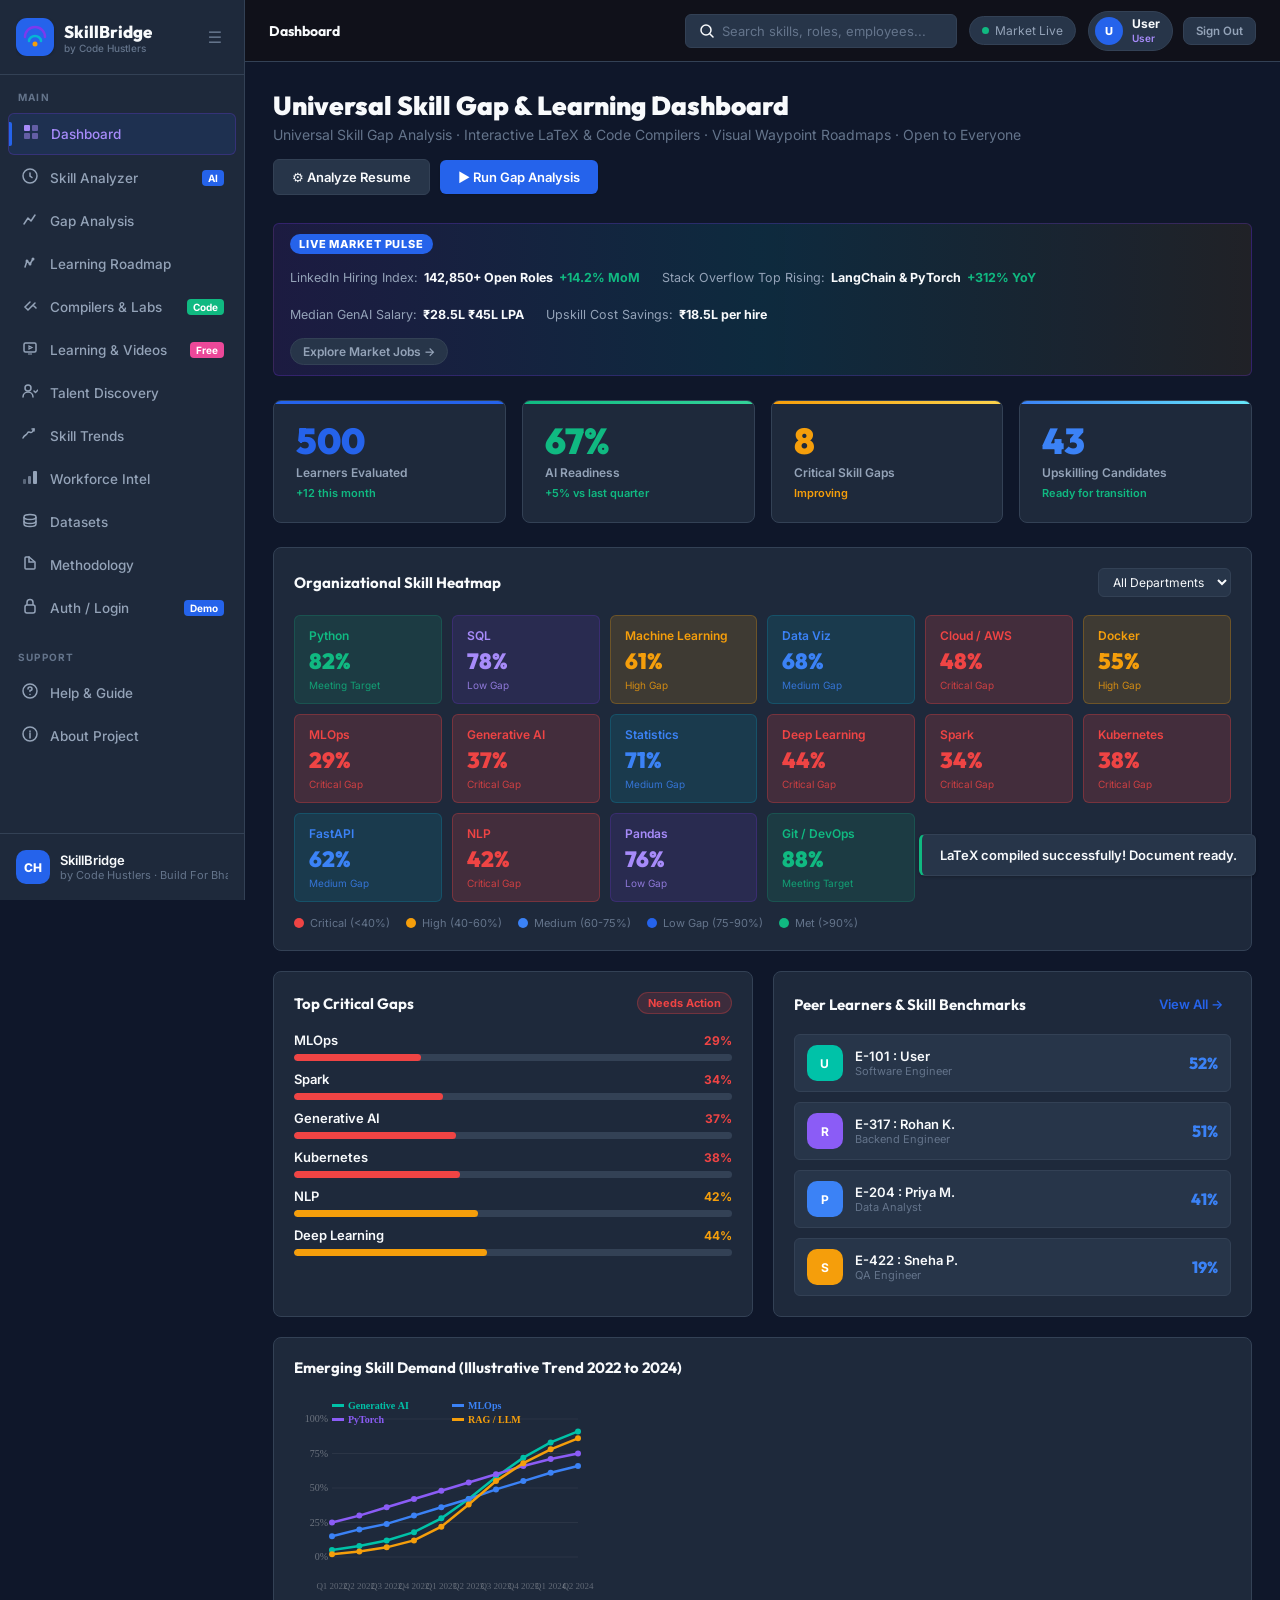
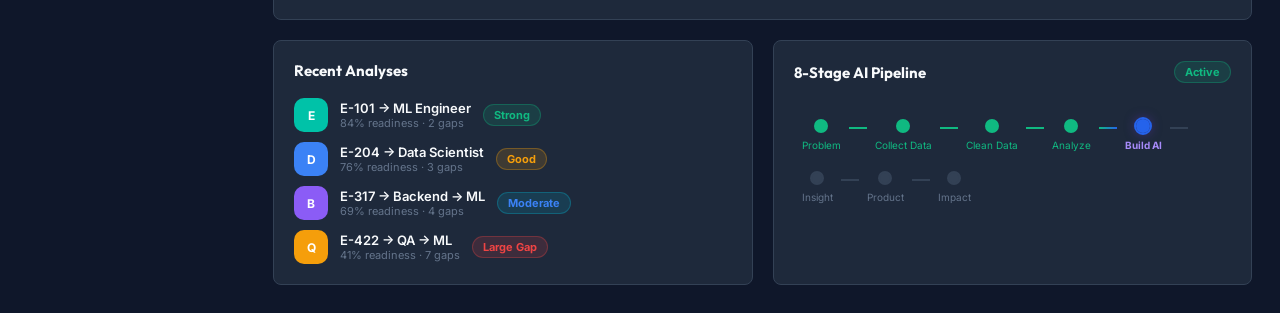
<file: index.html>
<!DOCTYPE html>
<html lang="en">
<head>
  <meta charset="UTF-8" />
  <meta name="viewport" content="width=device-width, initial-scale=1.0" />
  <title>SkillBridge by Code Hustlers</title>
  <meta name="description" content="SkillBridge by Code Hustlers: AI-powered workforce intelligence platform. Skill gap analysis, talent discovery, learning roadmaps." />
  <link rel="preconnect" href="https://fonts.googleapis.com" />
  <link rel="preconnect" href="https://fonts.gstatic.com" crossorigin />
  <link href="https://fonts.googleapis.com/css2?family=Inter:wght@300;400;500;600;700;800;900&family=Outfit:wght@400;500;600;700;800;900&display=swap" rel="stylesheet" />
  <link rel="stylesheet" href="styles.css" />
</head>
<body>

<!-- ===== SIDEBAR ===== -->
<aside class="sidebar" id="sidebar">
  <div class="sidebar-header">
    <div class="logo">
      <div class="logo-icon">
        <svg width="28" height="28" viewBox="0 0 28 28" fill="none">
          <path d="M4 14 C4 8.5 8.5 4 14 4 C19.5 4 24 8.5 24 14" stroke="#7C3AED" stroke-width="2.5" stroke-linecap="round"/>
          <path d="M8 18 C8 15.2 10.7 13 14 13 C17.3 13 20 15.2 20 18" stroke="#06B6D4" stroke-width="2.5" stroke-linecap="round"/>
          <circle cx="14" cy="21" r="2.5" fill="#F59E0B"/>
        </svg>
      </div>
      <div class="logo-text">
        <span class="logo-name">SkillBridge</span>
        <span class="logo-by">by Code Hustlers</span>
      </div>
    </div>
    <button class="sidebar-toggle" id="sidebarToggle" title="Toggle sidebar">&#9776;</button>
  </div>
  <div class="sidebar-label">MAIN</div>
  <nav class="sidebar-nav">
    <a href="#" class="nav-item active" data-tab="dashboard">
      <span class="nav-icon"><svg width="16" height="16" viewBox="0 0 16 16" fill="currentColor"><rect x="1" y="1" width="6" height="6" rx="1"/><rect x="9" y="1" width="6" height="6" rx="1" opacity=".5"/><rect x="1" y="9" width="6" height="6" rx="1" opacity=".5"/><rect x="9" y="9" width="6" height="6" rx="1" opacity=".5"/></svg></span>
      <span>Dashboard</span>
    </a>
    <a href="#" class="nav-item" data-tab="skill-analyzer">
      <span class="nav-icon"><svg width="16" height="16" viewBox="0 0 16 16" fill="none"><circle cx="8" cy="8" r="7" stroke="currentColor" stroke-width="1.5"/><path d="M8 5v3l2 1.5" stroke="currentColor" stroke-width="1.5" stroke-linecap="round"/></svg></span>
      <span>Skill Analyzer</span><span class="nav-badge">AI</span>
    </a>
    <a href="#" class="nav-item" data-tab="gap-analysis">
      <span class="nav-icon"><svg width="16" height="16" viewBox="0 0 16 16" fill="none"><path d="M2 13L6 7l3 3 4-6" stroke="currentColor" stroke-width="1.5" stroke-linecap="round" stroke-linejoin="round"/></svg></span>
      <span>Gap Analysis</span>
    </a>
    <a href="#" class="nav-item" data-tab="roadmap">
      <span class="nav-icon"><svg width="16" height="16" viewBox="0 0 16 16" fill="none"><path d="M3 13L5 7l3 3 3-5" stroke="currentColor" stroke-width="1.5" stroke-linecap="round"/><circle cx="5" cy="7" r="1.5" fill="currentColor"/><circle cx="8" cy="10" r="1.5" fill="currentColor"/><circle cx="11" cy="5" r="1.5" fill="currentColor"/></svg></span>
      <span>Learning Roadmap</span>
    </a>
    <a href="#" class="nav-item" data-tab="compilers">
      <span class="nav-icon"><svg width="16" height="16" viewBox="0 0 16 16" fill="none"><path d="M14 11l-3-3m0 0l-5 5-3-3 5-5m3 3l2-2" stroke="currentColor" stroke-width="1.5" stroke-linecap="round"/></svg></span>
      <span>Compilers &amp; Labs</span><span class="nav-badge" style="background:#10B981;color:#fff">Code</span>
    </a>
    <a href="#" class="nav-item" data-tab="video-hub">
      <span class="nav-icon"><svg width="16" height="16" viewBox="0 0 16 16" fill="none"><rect x="2" y="3" width="12" height="9" rx="1.5" stroke="currentColor" stroke-width="1.5"/><path d="M6 14h4M7 6l3 1.5L7 9V6z" stroke="currentColor" stroke-width="1.2"/></svg></span>
      <span>Learning &amp; Videos</span><span class="nav-badge" style="background:#EC4899;color:#fff">Free</span>
    </a>
    <a href="#" class="nav-item" data-tab="talent-discovery">
      <span class="nav-icon"><svg width="16" height="16" viewBox="0 0 16 16" fill="none"><circle cx="6" cy="5" r="3" stroke="currentColor" stroke-width="1.5"/><path d="M1 14c0-2.8 2.2-5 5-5s5 2.2 5 5" stroke="currentColor" stroke-width="1.5" stroke-linecap="round"/><path d="M12 8l1.5 1.5L16 7" stroke="currentColor" stroke-width="1.5" stroke-linecap="round" stroke-linejoin="round"/></svg></span>
      <span>Talent Discovery</span>
    </a>
    <a href="#" class="nav-item" data-tab="skill-trends">
      <span class="nav-icon"><svg width="16" height="16" viewBox="0 0 16 16" fill="none"><path d="M1 12c1.5-3.5 3-2 4.5-5s3.5 1.5 5-1.5L12 3" stroke="currentColor" stroke-width="1.5" stroke-linecap="round" stroke-linejoin="round"/><path d="M10 3h2v2" stroke="currentColor" stroke-width="1.5" stroke-linecap="round" stroke-linejoin="round"/></svg></span>
      <span>Skill Trends</span>
    </a>
    <a href="#" class="nav-item" data-tab="workforce-intel">
      <span class="nav-icon"><svg width="16" height="16" viewBox="0 0 16 16" fill="currentColor"><rect x="1" y="10" width="3" height="5" rx="1" opacity=".5"/><rect x="6" y="7" width="3" height="8" rx="1" opacity=".7"/><rect x="11" y="2" width="4" height="13" rx="1"/></svg></span>
      <span>Workforce Intel</span>
    </a>
    <a href="#" class="nav-item" data-tab="datasets">
      <span class="nav-icon"><svg width="16" height="16" viewBox="0 0 16 16" fill="none"><ellipse cx="8" cy="5" rx="6" ry="2.5" stroke="currentColor" stroke-width="1.5"/><path d="M2 5v4c0 1.4 2.7 2.5 6 2.5s6-1.1 6-2.5V5" stroke="currentColor" stroke-width="1.5"/><path d="M2 9v3c0 1.4 2.7 2.5 6 2.5s6-1.1 6-2.5V9" stroke="currentColor" stroke-width="1.5"/></svg></span>
      <span>Datasets</span>
    </a>
    <a href="#" class="nav-item" data-tab="methodology">
      <span class="nav-icon"><svg width="16" height="16" viewBox="0 0 16 16" fill="none"><path d="M7 2H4a1 1 0 00-1 1v10a1 1 0 001 1h8a1 1 0 001-1V7L7 2z" stroke="currentColor" stroke-width="1.5"/><path d="M7 2v5h5" stroke="currentColor" stroke-width="1.5" stroke-linecap="round"/></svg></span>
      <span>Methodology</span>
    </a>
    <a href="login.html" class="nav-item">
      <span class="nav-icon"><svg width="16" height="16" viewBox="0 0 16 16" fill="none"><rect x="3" y="7" width="10" height="8" rx="2" stroke="currentColor" stroke-width="1.5"/><path d="M5 7V4.5a3 3 0 016 0V7" stroke="currentColor" stroke-width="1.5"/></svg></span>
      <span>Auth / Login</span><span class="nav-badge" style="background:var(--grad);color:#fff">Demo</span>
    </a>
  </nav>
  <div class="sidebar-label">SUPPORT</div>
  <nav class="sidebar-nav">
    <a href="#" class="nav-item" data-tab="help">
      <span class="nav-icon"><svg width="16" height="16" viewBox="0 0 16 16" fill="none"><circle cx="8" cy="8" r="7" stroke="currentColor" stroke-width="1.5"/><path d="M6 6c0-1.1.9-2 2-2s2 .9 2 2c0 1.1-.9 1.5-2 1.5v1" stroke="currentColor" stroke-width="1.5" stroke-linecap="round"/><circle cx="8" cy="11.5" r=".75" fill="currentColor"/></svg></span>
      <span>Help &amp; Guide</span>
    </a>
    <a href="#" class="nav-item" data-tab="about">
      <span class="nav-icon"><svg width="16" height="16" viewBox="0 0 16 16" fill="none"><circle cx="8" cy="8" r="7" stroke="currentColor" stroke-width="1.5"/><path d="M8 7v5M8 5v.5" stroke="currentColor" stroke-width="1.5" stroke-linecap="round"/></svg></span>
      <span>About Project</span>
    </a>
  </nav>
  <div class="sidebar-footer">
    <div class="team-badge">
      <div class="team-avatar">CH</div>
      <div class="team-info">
        <span class="team-name">SkillBridge</span>
        <span class="team-event">by Code Hustlers · Build For Bharat 2.0</span>
      </div>
    </div>
  </div>
</aside>

<!-- ===== MAIN ===== -->
<main class="main-content" id="mainContent">
  <header class="topbar">
    <div class="topbar-left">
      <button class="mobile-menu-btn" id="mobileMenuBtn" aria-label="Menu">&#9776;</button>
      <div class="breadcrumb" id="breadcrumb">Dashboard</div>
    </div>
    <div class="topbar-right">
      <div class="search-bar">
        <svg width="14" height="14" viewBox="0 0 14 14" fill="none"><circle cx="6" cy="6" r="5" stroke="currentColor" stroke-width="1.5"/><path d="M10 10l3 3" stroke="currentColor" stroke-width="1.5" stroke-linecap="round"/></svg>
        <input type="text" placeholder="Search skills, roles, employees..." id="globalSearch" />
      </div>
      <div class="topbar-chip" title="Live tech market intelligence from LinkedIn & Stack Overflow" onclick="showTab('skill-trends')">
        <span class="chip-dot"></span>
        <span>Market Live</span>
      </div>
      <div class="topbar-auth" id="topbarAuth">
        <!-- Rendered by initAuth() -->
      </div>
    </div>
  </header>

  <div class="content-area">

<!-- ===== DASHBOARD TAB ===== -->
<section class="tab-content active" id="tab-dashboard">
  <div class="page-header">
    <div><h1 class="page-title">Universal Skill Gap &amp; Learning Dashboard</h1><p class="page-subtitle">Universal Skill Gap Analysis &middot; Interactive LaTeX &amp; Code Compilers &middot; Visual Waypoint Roadmaps &middot; Open to Everyone</p></div>
    <div class="header-actions">
      <button class="btn btn-secondary" onclick="showTab('skill-analyzer')">&#9881; Analyze Resume</button>
      <button class="btn btn-primary" onclick="showTab('gap-analysis')">&#9654; Run Gap Analysis</button>
    </div>
  </div>
    <!-- Live Market Pulse Ticker (LinkedIn & Stack Overflow) -->
  <div class="market-pulse-ticker">
    <div class="ticker-badge">LIVE MARKET PULSE</div>
    <div class="ticker-items">
      <div class="ticker-item"><span>LinkedIn Hiring Index:</span> <strong>142,850+ Open Roles</strong> <span class="ticker-trend-up">+14.2% MoM</span></div>
      <div class="ticker-item"><span>Stack Overflow Top Rising:</span> <strong>LangChain &amp; PyTorch</strong> <span class="ticker-trend-up">+312% YoY</span></div>
      <div class="ticker-item"><span>Median GenAI Salary:</span> <strong>₹28.5L   ₹45L LPA</strong></div>
      <div class="ticker-item"><span>Upskill Cost Savings:</span> <strong>₹18.5L per hire</strong></div>
    </div>
    <button class="btn btn-secondary btn-chip" onclick="showTab('skill-trends')">Explore Market Jobs →</button>
  </div>

  <div class="kpi-grid">
    <div class="kpi-card kpi-primary"><div class="kpi-value" id="kpi-employees">0</div><div class="kpi-label">Learners Evaluated</div><div class="kpi-trend kpi-up">+12 this month</div></div>
    <div class="kpi-card kpi-success"><div class="kpi-value" id="kpi-readiness">0%</div><div class="kpi-label">AI Readiness</div><div class="kpi-trend kpi-up">+5% vs last quarter</div></div>
    <div class="kpi-card kpi-warning"><div class="kpi-value" id="kpi-gaps">0</div><div class="kpi-label">Critical Skill Gaps</div><div class="kpi-trend kpi-down">Improving</div></div>
    <div class="kpi-card kpi-info"><div class="kpi-value" id="kpi-transitions">0</div><div class="kpi-label">Upskilling Candidates</div><div class="kpi-trend kpi-up">Ready for transition</div></div>
  </div>
  <div class="dashboard-grid">
    <div class="card card-wide">
      <div class="card-header"><h2 class="card-title">Organizational Skill Heatmap</h2><select class="select-sm" onchange="renderHeatmap()"><option value="all">All Departments</option><option value="tech">Technology</option><option value="data">Data Science</option></select></div>
      <div class="skill-heatmap" id="skillHeatmap"></div>
      <div class="heatmap-legend">
        <span class="legend-item"><span class="legend-dot dot-critical"></span>Critical (&lt;40%)</span>
        <span class="legend-item"><span class="legend-dot dot-high"></span>High (40-60%)</span>
        <span class="legend-item"><span class="legend-dot dot-medium"></span>Medium (60-75%)</span>
        <span class="legend-item"><span class="legend-dot dot-low"></span>Low Gap (75-90%)</span>
        <span class="legend-item"><span class="legend-dot dot-ok"></span>Met (&gt;90%)</span>
      </div>
    </div>
    <div class="card">
      <div class="card-header"><h2 class="card-title">Top Critical Gaps</h2><span class="badge badge-danger">Needs Action</span></div>
      <div class="gap-list" id="topGapsList"></div>
    </div>
    <div class="card">
      <div class="card-header"><h2 class="card-title">Peer Learners &amp; Skill Benchmarks</h2><button class="btn-link" onclick="showTab('talent-discovery')">View All &rarr;</button></div>
      <div class="mobility-list" id="mobilityList"></div>
    </div>
    <div class="card card-wide">
      <div class="card-header"><h2 class="card-title">Emerging Skill Demand (Illustrative Trend 2022 to 2024)</h2></div>
      <canvas id="trendChart" height="200"></canvas>
    </div>
    <div class="card">
      <div class="card-header"><h2 class="card-title">Recent Analyses</h2></div>
      <div class="recent-list">
        <div class="recent-item"><div class="recent-avatar" style="background:#00C2A8">E</div><div class="recent-info"><span class="recent-name">E-101 &rarr; ML Engineer</span><span class="recent-meta">84% readiness &middot; 2 gaps</span></div><span class="badge badge-success">Strong</span></div>
        <div class="recent-item"><div class="recent-avatar" style="background:#3B82F6">D</div><div class="recent-info"><span class="recent-name">E-204 &rarr; Data Scientist</span><span class="recent-meta">76% readiness &middot; 3 gaps</span></div><span class="badge badge-warning">Good</span></div>
        <div class="recent-item"><div class="recent-avatar" style="background:#8B5CF6">B</div><div class="recent-info"><span class="recent-name">E-317 &rarr; Backend &rarr; ML</span><span class="recent-meta">69% readiness &middot; 4 gaps</span></div><span class="badge badge-info">Moderate</span></div>
        <div class="recent-item"><div class="recent-avatar" style="background:#F59E0B">Q</div><div class="recent-info"><span class="recent-name">E-422 &rarr; QA &rarr; ML</span><span class="recent-meta">41% readiness &middot; 7 gaps</span></div><span class="badge badge-danger">Large Gap</span></div>
      </div>
    </div>
    <div class="card pipeline-card">
      <div class="card-header"><h2 class="card-title">8-Stage AI Pipeline</h2><span class="badge badge-success">Active</span></div>
      <div class="pipeline-stages">
        <div class="pipeline-stage completed"><div class="stage-dot"></div><span>Problem</span></div>
        <div class="pipeline-connector completed"></div>
        <div class="pipeline-stage completed"><div class="stage-dot"></div><span>Collect Data</span></div>
        <div class="pipeline-connector completed"></div>
        <div class="pipeline-stage completed"><div class="stage-dot"></div><span>Clean Data</span></div>
        <div class="pipeline-connector completed"></div>
        <div class="pipeline-stage completed"><div class="stage-dot"></div><span>Analyze</span></div>
        <div class="pipeline-connector active-conn"></div>
        <div class="pipeline-stage active-stage"><div class="stage-dot pulse"></div><span>Build AI</span></div>
        <div class="pipeline-connector"></div>
        <div class="pipeline-stage"><div class="stage-dot"></div><span>Insight</span></div>
        <div class="pipeline-connector"></div>
        <div class="pipeline-stage"><div class="stage-dot"></div><span>Product</span></div>
        <div class="pipeline-connector"></div>
        <div class="pipeline-stage"><div class="stage-dot"></div><span>Impact</span></div>
      </div>
    </div>
  </div>
</section>

<!-- ===== SKILL ANALYZER TAB ===== -->
<section class="tab-content" id="tab-skill-analyzer">
  <div class="page-header">
    <div><h1 class="page-title">AI Skill Analyzer</h1><p class="page-subtitle">Extract and normalize skills from resumes or job descriptions using NLP + LLM</p></div>
  </div>
    <!-- Interactive Demo Candidate Resumes -->
  <div class="demo-resumes-container">
    <div class="demo-resumes-header">
      <div>
        <div class="demo-resumes-title"><span>Test Prototype with Candidate Resumes</span></div>
        <div class="demo-resumes-sub">Click any candidate below to instantly load their resume, set target transition, and run AI analysis</div>
      </div>
      <button class="btn btn-secondary btn-sm" onclick="openResumeModal()">View Formatted Resumes</button>
    </div>
    <div class="demo-resumes-grid" id="demoResumesGrid">
      <!-- Populated by renderDemoResumes() in app.js -->
    </div>
  </div>

  <div class="analyzer-grid">
    <div class="card">
      <div class="card-header"><h2 class="card-title">Input Text</h2><div class="input-tabs"><button class="input-tab-btn active" onclick="setInputMode('resume',this)">Resume</button><button class="input-tab-btn" onclick="setInputMode('jd',this)">Job Description</button></div></div>
      <div class="quick-load-btns"><span class="ql-label">Quick load:</span><button class="btn-chip" onclick="loadSampleResume()">Sample Resume</button><button class="btn-chip" onclick="loadSampleJD()">Sample JD</button></div>
      <textarea class="text-input" id="analyzerInput" rows="13" placeholder="Paste your resume or job description here...&#10;&#10;Example: Experienced software engineer with 4 years building ML models using Python, Scikit-learn, PyTorch. Deployed APIs with FastAPI and Docker on AWS. Strong SQL, Pandas, and data analysis skills."></textarea>
      <div class="analyzer-controls">
        <div class="form-group"><label>Compare against target role</label>
          <select id="targetRole" class="select-field">
            <option value="ml-engineer">Machine Learning Engineer</option>
            <option value="data-scientist">Data Scientist</option>
            <option value="mlops-engineer">MLOps Engineer</option>
            <option value="data-engineer">Data Engineer</option>
            <option value="ai-researcher">AI Researcher</option>
          </select>
        </div>
        <button class="btn btn-primary btn-full" id="analyzeBtn" onclick="runAnalysis()">&#9881; Analyze with AI</button>
      </div>
    </div>
    <div class="card">
      <div class="card-header"><h2 class="card-title">Extracted Skills</h2><span class="badge badge-info" id="skillCountBadge">: </span></div>
      <div class="skills-output" id="skillsOutput"><div class="empty-state"><p style="font-size:40px">&#9881;</p><p>Run analysis to extract skills</p></div></div>
    </div>
    <div class="card card-wide">
      <div class="card-header"><h2 class="card-title">Skill Profile &amp; Role Match</h2><div id="overallMatchBadge"></div></div>
      <div class="profile-output" id="profileOutput"><div class="empty-state"><p style="font-size:40px">&#9783;</p><p>Your complete skill profile will appear here after analysis</p></div></div>
    </div>
  </div>
</section>

<!-- ===== GAP ANALYSIS TAB ===== -->
<section class="tab-content" id="tab-gap-analysis">
  <div class="page-header">
    <div><h1 class="page-title">Skill Gap Analysis</h1><p class="page-subtitle">Weighted scoring: &Sigma; [Skill Importance &times; (Required  minus  Current Level)] &middot; Normalized to 0 to 100</p></div>
    <div class="header-actions"><button class="btn btn-secondary" onclick="loadGapDemo()">Load Demo Profile</button></div>
  </div>
  <div class="gap-analysis-layout">
    <div class="card">
      <div class="card-header"><h2 class="card-title">Learner Profile</h2></div>
      <div class="form-group"><label>Learner ID / Username</label><input type="text" class="input-field" id="employeeId" placeholder="e.g. E-101" /></div>
      <div class="form-group"><label>Current Role</label>
        <select class="select-field" id="currentRole"><option>Software Engineer</option><option>Data Analyst</option><option>Backend Engineer</option><option>QA Engineer</option><option>DevOps Engineer</option></select>
      </div>
      <div class="form-group"><label>Target Role</label>
        <select class="select-field" id="gapTargetRole" onchange="renderSkillRatings()">
          <option value="ml-engineer">Machine Learning Engineer</option>
          <option value="data-scientist">Data Scientist</option>
          <option value="mlops-engineer">MLOps Engineer</option>
          <option value="data-engineer">Data Engineer</option>
          <option value="ai-researcher">AI Researcher</option>
        </select>
      </div>
      <div style="font-size:12px;font-weight:600;color:var(--text2);margin-bottom:10px;margin-top:4px">Rate your current skill level (0 = None, 4 = Expert)</div>
      <div class="skills-rating-grid" id="skillsRatingGrid"></div>
      <button class="btn btn-primary btn-full" style="margin-top:16px" onclick="calculateGapScore()">&#9654; Calculate Gap Score</button>
    </div>
    <div>
      <div class="card" style="margin-bottom:20px">
        <div class="card-header"><h2 class="card-title">Gap Score Results</h2><div class="readiness-badge" id="readinessBadge">: </div></div>
        <div class="gap-results" id="gapResults"><div class="empty-state"><p style="font-size:40px">&#9654;</p><p>Fill in profile and calculate gap score</p></div></div>
      </div>
      <div class="card" id="gapChartCard" style="display:none">
        <div class="card-header"><h2 class="card-title">Skill Proficiency Chart</h2><p style="font-size:11px;color:var(--text3)">Blue bar = current &middot; Red line = required</p></div>
        <div class="gap-bars" id="gapBars"></div>
      </div>
    </div>
  </div>
</section>

<!-- ===== ROADMAP TAB ===== -->
<section class="tab-content" id="tab-roadmap">
  <div class="page-header">
    <div><h1 class="page-title">Personalized Learning Roadmap</h1><p class="page-subtitle">AI-generated upskilling plan based on skill dependencies, gap priority, and available time</p></div>
    <div class="header-actions"><button class="btn btn-primary" onclick="exportRoadmap()">&#8595; Export Plan</button></div>
  </div>
  <!-- Interactive Learning Waypoints Flowchart & Dependency Graph -->
  <div class="waypoint-hero-card">
    <div style="display:flex;align-items:center;justify-content:space-between;flex-wrap:wrap;gap:12px;">
      <div>
        <div style="font-size:11px;font-weight:800;letter-spacing:.08em;color:#A78BFA;text-transform:uppercase;">Visual Career Roadmap</div>
        <h2 style="font-size:22px;font-weight:900;color:var(--text);font-family:'Outfit',sans-serif;">Learning Waypoint Flowchart &amp; Dependency Graph</h2>
        <p style="font-size:13px;color:var(--text2);margin-top:2px;">Click any waypoint node below to view step-by-step learning goals, training exercises, video lectures, and track your progress.</p>
      </div>
      <span class="badge badge-brand" id="waypointPctBadge">33% Waypoint Readiness</span>
    </div>
    <div class="waypoint-progress-bar-wrap">
      <div class="waypoint-progress-fill" id="waypointProgressFill" style="width:33%;"></div>
    </div>
    <div style="display:flex;justify-content:space-between;font-size:11.5px;color:var(--text3);margin-top:6px;">
      <span id="waypointProgressText">2 of 6 Waypoints Mastered (33% Complete)</span>
      <span>Target: 100% Role Proficiency</span>
    </div>
  </div>

  <div class="flowchart-container">
    <div class="flowchart-steps" id="flowchartSteps">
      <!-- Populated by renderWaypointsFlowchart() in app.js -->
    </div>
  </div>

  <div class="waypoint-detail-card" id="waypointDetailCard">
    <!-- Populated dynamically when clicking waypoints -->
  </div>

  <div class="card" style="padding:20px;margin-bottom:24px">
    <div class="roadmap-form">
      <div class="form-group"><label>Target Role</label>
        <select class="select-field" id="roadmapRole" onchange="generateRoadmap()">
          <option value="ml-engineer">Machine Learning Engineer</option>
          <option value="data-scientist">Data Scientist</option>
          <option value="mlops-engineer">MLOps Engineer</option>
          <option value="data-engineer">Data Engineer</option>
          <option value="ai-researcher">AI Researcher</option>
        </select>
      </div>
      <div class="form-group"><label>Current Level</label>
        <select class="select-field" id="roadmapLevel" onchange="generateRoadmap()">
          <option value="beginner">Beginner</option><option value="intermediate" selected>Intermediate</option><option value="advanced">Advanced</option>
        </select>
      </div>
      <div class="form-group"><label>Hours / Week</label>
        <select class="select-field" id="roadmapHours" onchange="generateRoadmap()">
          <option value="5">5 hours</option><option value="10" selected>10 hours</option><option value="20">20 hours</option>
        </select>
      </div>
    </div>
  </div>
  <div class="roadmap-container" id="roadmapContainer"></div>
  <div class="card" style="margin-top:24px">
    <div class="card-header"><h2 class="card-title">Recommended Capstone Project</h2><span class="badge badge-success">High Impact</span></div>
    <div class="capstone-project" id="capstoneProject"></div>
  </div>
</section>


<!-- ===== COMPILERS & CODE STUDIO TAB ===== -->
<section class="tab-content" id="tab-compilers">
  <div class="page-header">
    <div>
      <h1 class="page-title">Compilers &amp; Interactive Code Studio</h1>
      <p class="page-subtitle">Live in-browser LaTeX &amp; Overleaf document compiler, Python &amp; PyTorch sandbox, and SQL query playground</p>
    </div>
    <div class="header-actions">
      <button class="btn btn-secondary" onclick="openInOverleaf()">Open in Overleaf</button>
      <button class="btn btn-primary" onclick="downloadLatexFile()">Download Code File</button>
    </div>
  </div>

  <!-- Mode Switcher -->
  <div style="display:flex;gap:10px;margin-bottom:20px;flex-wrap:wrap;align-items:center;">
    <button class="editor-tab-btn compiler-mode-btn active" id="comp-tab-latex" onclick="switchCompilerTab('latex')">
      LaTeX and Overleaf Document Studio
    </button>
    <button class="editor-tab-btn compiler-mode-btn" id="comp-tab-python" onclick="switchCompilerTab('python')">
      Python and ML Code Sandbox
    </button>
    <button class="editor-tab-btn compiler-mode-btn" id="comp-tab-sql" onclick="switchCompilerTab('sql')">
      SQL and Data Query Playground
    </button>
  </div>

  <div class="compiler-grid">
    <!-- Left: Source Code Editor -->
    <div class="editor-card">
      <div class="editor-toolbar">
        <div class="editor-tabs" id="latexToolbarBtns">
          <button class="editor-tab-btn active" onclick="loadLatexTemplate('cv')">ATS Tech CV</button>
          <button class="editor-tab-btn" onclick="loadLatexTemplate('paper')">ML Research Paper</button>
          <button class="editor-tab-btn" onclick="loadLatexTemplate('project')">Skill Audit Report</button>
        </div>
        <div class="editor-tabs" id="codeToolbarBtns" style="display:none;">
          <span style="font-size:12px;font-weight:700;color:var(--text2);display:flex;align-items:center;gap:6px;">
            <span style="color:#10B981;">●</span> Skill Verification Drill
          </span>
        </div>
        <div class="editor-actions">
          <button class="btn btn-sm btn-secondary" onclick="copyLatexCode()" title="Copy code to clipboard">Copy</button>
          <button class="btn btn-sm btn-primary" id="compilerActionBtn" onclick="currentCompilerTab==='latex'?compileLatex():runTrainingCode()">
            Run and Compile
          </button>
        </div>
      </div>
      <textarea class="code-editor-area" id="compilerCodeEditor" spellcheck="false" placeholder="Enter LaTeX, Python or SQL code here..."></textarea>
    </div>

    <!-- Right: Compilation Preview / Terminal Output -->
    <div class="preview-card">
      <div class="preview-toolbar">
        <div class="preview-title">
          <span>Live Output and Preview</span>
          <span class="badge badge-success" style="font-size:10px;">Zero-Install Engine</span>
        </div>
        <div>
          <button class="btn-link" onclick="currentCompilerTab==='latex'?openInOverleaf():runTrainingCode()" style="font-size:12px;">
            Overleaf Sync &rarr;
          </button>
        </div>
      </div>

      <!-- LaTeX Rendered Document Preview -->
      <div class="latex-render-pane" id="latexRenderPane">
        <!-- Rendered by compileLatex() in app.js -->
      </div>

      <!-- Terminal Output for Python & SQL -->
      <div class="terminal-output-pane" id="terminalOutputPane" style="display:none;">
        <!-- Rendered by runTrainingCode() in app.js -->
      </div>
    </div>
  </div>

  <!-- LaTeX & Tools Quick Cheatsheet -->
  <div class="latex-cheatsheet-card">
    <div style="display:flex;align-items:center;justify-content:space-between;margin-bottom:8px;">
      <h3 style="font-size:15px;font-weight:800;color:var(--text);font-family:'Outfit',sans-serif;">Essential LaTeX and Overleaf Syntax Cheatsheet</h3>
      <span style="font-size:12px;color:var(--text3);">Standard packages supported: amsmath, geometry, hyperref, enumitem</span>
    </div>
    <div class="cheat-grid">
      <div class="cheat-item">
        <div class="cheat-title">Document Boilerplate</div>
        <code class="cheat-code">\documentclass{article} ... \begin{document} ... \end{document}</code>
      </div>
      <div class="cheat-item">
        <div class="cheat-title">Math &amp; Loss Functions</div>
        <code class="cheat-code">\begin{equation} \mathcal{L} = \frac{1}{N}\sum (y - \hat{y})^2 \end{equation}</code>
      </div>
      <div class="cheat-item">
        <div class="cheat-title">Greek Letters &amp; Vectors</div>
        <code class="cheat-code">\alpha, \beta, \theta, \nabla f(x), \vec{P} \in \mathbb{R}^d</code>
      </div>
      <div class="cheat-item">
        <div class="cheat-title">ATS Resume Formatting</div>
        <code class="cheat-code">\section*{Technical Skills} \begin{itemize}[noitemsep] \item ...</code>
      </div>
    </div>
  </div>
</section>

<!-- ===== VIDEO & PLATFORMS HUB TAB ===== -->
<section class="tab-content" id="tab-video-hub">
  <div class="page-header">
    <div>
      <h1 class="page-title">Free Learning &amp; Video Masterclasses Hub</h1>
      <p class="page-subtitle">Curated video courses and free learning platforms specifically aligned with tech skill gaps</p>
    </div>
  </div>

  <!-- Category Filter Bar -->
  <div class="video-filter-bar">
    <button class="btn-chip video-filter-btn active" onclick="filterVideos('all', this)">All Courses (12)</button>
    <button class="btn-chip video-filter-btn" onclick="filterVideos('ml', this)">AI and PyTorch</button>
    <button class="btn-chip video-filter-btn" onclick="filterVideos('latex', this)">LaTeX and Overleaf</button>
    <button class="btn-chip video-filter-btn" onclick="filterVideos('python', this)">Python and CS50</button>
    <button class="btn-chip video-filter-btn" onclick="filterVideos('math', this)">Math and 3Blue1Brown</button>
    <button class="btn-chip video-filter-btn" onclick="filterVideos('sql', this)">SQL and Data</button>
    <button class="btn-chip video-filter-btn" onclick="filterVideos('devops', this)">Docker and Cloud</button>
  </div>

  <!-- Video Cards Grid -->
  <div class="video-grid" id="videoGrid">
    <!-- Populated by renderVideoHub() in app.js -->
  </div>

  <!-- Free Platforms Directory -->
  <div class="card card-wide" style="margin-top:28px;">
    <div class="card-header">
      <h2 class="card-title">Top 100% Free Learning Platforms for Self-Learners</h2>
      <span class="badge badge-success">Open Access &middot; No Paywall</span>
    </div>
    <div style="display:grid;grid-template-columns:repeat(auto-fit, minmax(220px, 1fr));gap:14px;margin-top:12px;">
      <a href="https://www.freecodecamp.org" target="_blank" class="card" style="text-decoration:none;border-color:rgba(124,58,237,.3);padding:16px;">
        <div style="font-size:12px;font-weight:700;color:var(--brand);margin-bottom:6px;">[FREECODECAMP]</div>
        <strong style="color:var(--text);font-size:14px;display:block;">freeCodeCamp</strong>
        <p style="font-size:12px;color:var(--text3);margin-top:4px;">Full 300-hour coding certifications, Python, SQL, and Deep Learning for free.</p>
      </a>
      <a href="https://www.overleaf.com/learn" target="_blank" class="card" style="text-decoration:none;border-color:rgba(16,185,129,.3);padding:16px;">
        <div style="font-size:12px;font-weight:700;color:var(--brand);margin-bottom:6px;">[OVERLEAF]</div>
        <strong style="color:var(--text);font-size:14px;display:block;">Overleaf Learn</strong>
        <p style="font-size:12px;color:var(--text3);margin-top:4px;">Official interactive guides, templates, and documentation for LaTeX typesetting.</p>
      </a>
      <a href="https://www.youtube.com/@3blue1brown" target="_blank" class="card" style="text-decoration:none;border-color:rgba(6,182,212,.3);padding:16px;">
        <div style="font-size:12px;font-weight:700;color:var(--brand);margin-bottom:6px;">[3BLUE1BROWN]</div>
        <strong style="color:var(--text);font-size:14px;display:block;">3Blue1Brown</strong>
        <p style="font-size:12px;color:var(--text3);margin-top:4px;">World-renowned visual animations explaining Linear Algebra, Calculus, and Neural Nets.</p>
      </a>
      <a href="https://cs50.harvard.edu" target="_blank" class="card" style="text-decoration:none;border-color:rgba(239,68,68,.3);padding:16px;">
        <div style="font-size:12px;font-weight:700;color:var(--brand);margin-bottom:6px;">[HARVARD CS50]</div>
        <strong style="color:var(--text);font-size:14px;display:block;">Harvard CS50</strong>
        <p style="font-size:12px;color:var(--text3);margin-top:4px;">Harvard's legendary entry course covering computer science, Python, C, and web dev.</p>
      </a>
      <a href="https://www.kaggle.com/learn" target="_blank" class="card" style="text-decoration:none;border-color:rgba(245,158,11,.3);padding:16px;">
        <div style="font-size:12px;font-weight:700;color:var(--brand);margin-bottom:6px;">[KAGGLE LEARN]</div>
        <strong style="color:var(--text);font-size:14px;display:block;">Kaggle Learn</strong>
        <p style="font-size:12px;color:var(--text3);margin-top:4px;">Hands-on 4-hour micro-courses in Pandas, Machine Learning, Feature Engineering, and GenAI.</p>
      </a>
      <a href="https://ocw.mit.edu" target="_blank" class="card" style="text-decoration:none;border-color:rgba(167,139,250,.3);padding:16px;">
        <div style="font-size:12px;font-weight:700;color:var(--brand);margin-bottom:6px;">[MIT OCW]</div>
        <strong style="color:var(--text);font-size:14px;display:block;">MIT OpenCourseWare</strong>
        <p style="font-size:12px;color:var(--text3);margin-top:4px;">Complete MIT syllabi, lecture notes, video recordings, and problem sets free online.</p>
      </a>
    </div>
  </div>
</section>

<!-- ===== TALENT DISCOVERY TAB ===== -->
<section class="tab-content" id="tab-talent-discovery">
  <div class="page-header">
    <div><h1 class="page-title">Internal Talent Discovery</h1><p class="page-subtitle">Don't hire first :  discover and develop existing talent. Find who's closest to any target role.</p></div>
  </div>
  <div class="card" style="padding:20px;margin-bottom:24px">
    <div class="talent-search-form">
      <div class="form-group"><label>Required Role</label>
        <select class="select-field" id="talentSearchRole">
          <option value="ml-engineer">Machine Learning Engineer</option>
          <option value="data-scientist">Data Scientist</option>
          <option value="mlops-engineer">MLOps Engineer</option>
          <option value="data-engineer">Data Engineer</option>
          <option value="ai-researcher">AI Researcher</option>
        </select>
      </div>
      <div class="form-group"><label>Min Readiness: <span id="minReadinessVal">40%</span></label>
        <input type="range" class="range-input" id="minReadiness" min="20" max="90" value="40" oninput="document.getElementById('minReadinessVal').textContent=this.value+'%'" />
      </div>
      <div class="form-group"><label>Department</label>
        <select class="select-field" id="talentDept">
          <option value="all">All Departments</option><option value="engineering">Engineering</option><option value="data">Data &amp; Analytics</option><option value="product">Product</option>
        </select>
      </div>
      <button class="btn btn-primary" onclick="searchTalent()">&#128269; Find Candidates</button>
    </div>
  </div>
  <div class="talent-results-grid" id="talentResultsGrid"></div>
  <div class="card" style="margin-top:24px">
    <div class="card-header"><h2 class="card-title">Internal Transition Pipeline</h2><span class="badge badge-info">All Candidates &rarr; ML Engineer</span></div>
    <div class="pipeline-table" id="pipelineTable"></div>
  </div>
</section>

<!-- ===== SKILL TRENDS TAB ===== -->
<section class="tab-content" id="tab-skill-trends">
  <div class="page-header"><div><h1 class="page-title">Future Skill Intelligence</h1><p class="page-subtitle">Historical demand analysis to detect emerging skills before they become critical gaps</p></div></div>
  <div class="trends-grid">
    <div class="card card-wide">
      <div class="card-header"><h2 class="card-title">Skill Demand Trend (Illustrative :  relative job posting frequency)</h2>
        <select class="select-sm" id="trendCategory" onchange="renderFullTrendChart()">
          <option value="ai-ml">AI / ML</option><option value="cloud">Cloud &amp; DevOps</option><option value="data">Data Engineering</option><option value="security">Cybersecurity</option>
        </select>
      </div>
      <canvas id="fullTrendChart" height="260"></canvas>
    </div>
    <div class="card"><div class="card-header"><h2 class="card-title">Trending Up </h2></div><div class="trending-list" id="trendingUpList"></div></div>
    <div class="card"><div class="card-header"><h2 class="card-title">Declining Skills </h2></div><div class="trending-list" id="trendingDownList"></div></div>
    <div class="card card-wide"><div class="card-header"><h2 class="card-title">Current Demand Snapshot &#8212; % of ML/Data Job Postings</h2></div><div class="demand-bars" id="demandBars"></div></div>
  
    <!-- LinkedIn & Stack Overflow Job Market Intelligence -->
    <div class="card card-wide market-jobs-section">
      <div class="card-header">
        <div>
          <h2 class="card-title">Live Tech Job Market Intelligence</h2>
          <p style="font-size:12px;color:var(--text3);margin-top:2px;">Real-time hiring index synthesized from <strong>LinkedIn Economic Graph</strong> &amp; <strong>Stack Overflow Developer Survey 2024</strong></p>
        </div>
        <div style="display:flex;gap:8px;">
          <span class="badge badge-brand">142,850+ Active Postings</span>
          <span class="badge badge-success">Updated 2024</span>
        </div>
      </div>

      <div class="market-intel-grid">
        <div class="market-stat-card">
          <div class="market-stat-source source-linkedin">LinkedIn Economic Graph</div>
          <div class="market-stat-value">142,850+</div>
          <div class="market-stat-sub">Active Indian Tech Postings</div>
          <div class="market-stat-delta">+14.2% MoM Velocity</div>
        </div>
        <div class="market-stat-card">
          <div class="market-stat-source source-linkedin">LinkedIn Fastest Growing</div>
          <div class="market-stat-value">+110.8%</div>
          <div class="market-stat-sub">GenAI &amp; LLM Engineering</div>
          <div class="market-stat-delta">Top Hiring: Bengaluru, Hyd</div>
        </div>
        <div class="market-stat-card">
          <div class="market-stat-source source-stackoverflow">Stack Overflow 2024</div>
          <div class="market-stat-value">79.2%</div>
          <div class="market-stat-sub">Most Admired: Rust &amp; Python</div>
          <div class="market-stat-delta">65,400+ Developer Responses</div>
        </div>
        <div class="market-stat-card">
          <div class="market-stat-source source-combined">Cost Savings Engine</div>
          <div class="market-stat-value">₹18.5L</div>
          <div class="market-stat-sub">Saved per Internal Transition</div>
          <div class="market-stat-delta">vs External Hiring Agency</div>
        </div>
      </div>

      <!-- Real Verified Job Postings with Match Capability -->
      <div style="margin-top:20px;">
        <div style="display:flex;align-items:center;justify-content:space-between;margin-bottom:12px;flex-wrap:wrap;gap:8px;">
          <h3 style="font-size:14px;font-weight:700;color:var(--text);letter-spacing:.02em;">Verified Market Job Openings   Click "Match With Profile" to Test Fit</h3>
          <span style="font-size:12px;color:var(--text3);">Matches candidate from Skill Analyzer in real-time</span>
        </div>
        <div class="market-jobs-grid" id="marketJobsGrid">
          <!-- Populated by renderMarketJobs() in app.js -->
        </div>
      </div>
    </div>

  </div>
</section>

<!-- ===== WORKFORCE INTEL TAB ===== -->
<section class="tab-content" id="tab-workforce-intel">
  <div class="page-header">
    <div><h1 class="page-title">Workforce Intelligence</h1><p class="page-subtitle">Organization-wide skill coverage, readiness scores, and HR decision support</p></div>
    <div class="header-actions"><button class="btn btn-primary" onclick="showToast('Report generation coming soon in full version!','info')">&#8595; Download Report</button></div>
  </div>
  <div class="kpi-grid">
    <div class="kpi-card kpi-primary"><div class="kpi-value">500</div><div class="kpi-label">Learners Evaluated</div><div class="kpi-trend kpi-up">Across 6 departments</div></div>
    <div class="kpi-card kpi-success"><div class="kpi-value">67%</div><div class="kpi-label">AI Readiness</div><div class="kpi-trend kpi-up">+5% QoQ</div></div>
    <div class="kpi-card kpi-warning"><div class="kpi-value">8</div><div class="kpi-label">Critical Gaps</div><div class="kpi-trend kpi-down">Improving</div></div>
    <div class="kpi-card kpi-info"><div class="kpi-value">43</div><div class="kpi-label">Transition Ready</div><div class="kpi-trend kpi-up">Internal candidates</div></div>
  </div>
  <div class="workforce-grid">
    <div class="card card-wide"><div class="card-header"><h2 class="card-title">Skill Coverage Matrix</h2><span class="badge badge-warning">Action Required</span></div><div class="coverage-table" id="coverageMatrix"></div></div>
    <div class="card"><div class="card-header"><h2 class="card-title">Department Readiness</h2></div><div class="dept-readiness" id="deptReadiness"></div></div>
    <div class="card">
      <div class="card-header"><h2 class="card-title">Before vs. SkillBridge</h2></div>
      <div class="comparison-table">
        <div class="comparison-row header-row"><div class="comp-col">Traditional Approach</div><div class="comp-col highlighted">SkillBridge</div></div>
        <div class="comparison-row"><div class="comp-col muted">New role &rarr; External hire</div><div class="comp-col highlighted">Analyze existing workforce &#10003;</div></div>
        <div class="comparison-row"><div class="comp-col muted">Keyword resume matching</div><div class="comp-col highlighted">Semantic skill matching &#10003;</div></div>
        <div class="comparison-row"><div class="comp-col muted">Generic training courses</div><div class="comp-col highlighted">Gap-driven roadmap &#10003;</div></div>
        <div class="comparison-row"><div class="comp-col muted">Static job descriptions</div><div class="comp-col highlighted">Dynamic + emerging skills &#10003;</div></div>
        <div class="comparison-row"><div class="comp-col muted">Slow ramp-up, high cost</div><div class="comp-col highlighted">Internal mobility first &#10003;</div></div>
      </div>
    </div>
    <div class="card card-wide">
      <div class="card-header"><h2 class="card-title">Evaluation Metrics (Planned)</h2><span class="badge badge-info">Evaluation Plan</span></div>
      <div class="impact-metrics-grid">
        <div class="impact-metric"><div class="impact-icon" style="background:rgba(0,194,168,.15)"><span style="font-size:20px">&#127919;</span></div><div><div class="impact-title">Skill Extraction</div><div class="impact-metric-val">Precision / Recall / F1</div><div class="impact-desc">NLP extraction accuracy vs. labeled ground truth</div></div></div>
        <div class="impact-metric"><div class="impact-icon" style="background:rgba(59,130,246,.15)"><span style="font-size:20px">&#9989;</span></div><div><div class="impact-title">Skill Matching</div><div class="impact-metric-val">Precision@K / NDCG</div><div class="impact-desc">Ranking quality evaluated by domain experts</div></div></div>
        <div class="impact-metric"><div class="impact-icon" style="background:rgba(245,158,11,.15)"><span style="font-size:20px"></span></div><div><div class="impact-title">Demand Forecasting</div><div class="impact-metric-val">MAE / RMSE</div><div class="impact-desc">Forecast accuracy vs. actual job posting data</div></div></div>
        <div class="impact-metric"><div class="impact-icon" style="background:rgba(139,92,246,.15)"><span style="font-size:20px">&#128506;</span></div><div><div class="impact-title">Recommendations</div><div class="impact-metric-val">Relevance / Skill Coverage</div><div class="impact-desc">Learning path quality via gap closure rate</div></div></div>
      </div>
      <div class="disclaimer">* No cost or time-saving % is claimed until validated with real user study data.</div>
    </div>
  </div>
</section>

<!-- ===== DATASETS TAB ===== -->
<section class="tab-content" id="tab-datasets">
  <div class="page-header"><div><h1 class="page-title">Dataset Registry</h1><p class="page-subtitle">All data sources powering SkillBridge :  names, record counts, coverage, and licenses</p></div></div>
  <div class="datasets-filter">
    <button class="filter-btn active" data-filter="all" onclick="filterDatasets('all',this)">All</button>
    <button class="filter-btn" data-filter="job" onclick="filterDatasets('job',this)">Job / Occupation</button>
    <button class="filter-btn" data-filter="skill" onclick="filterDatasets('skill',this)">Skill Taxonomy</button>
    <button class="filter-btn" data-filter="workforce" onclick="filterDatasets('workforce',this)">Workforce</button>
    <button class="filter-btn" data-filter="trend" onclick="filterDatasets('trend',this)">Trend Data</button>
  </div>
  <div class="datasets-grid" id="datasetsGrid"></div>
  <div class="card" style="margin-top:24px">
    <div class="card-header"><h2 class="card-title">Data Relationship Map</h2></div>
    <div style="display:flex;flex-direction:column;gap:16px">
      <div class="data-flow">
        <div class="data-flow-node node-source"><div class="node-icon">&#128203;</div><div class="node-label">Job Postings</div><div class="node-sub">O*NET &middot; ESCO &middot; LinkedIn</div></div>
        <div class="data-flow-arrow">&rarr;</div>
        <div class="data-flow-node node-process"><div class="node-icon">&#9881;</div><div class="node-label">NLP Pipeline</div><div class="node-sub">Extract &middot; Normalize &middot; Map</div></div>
        <div class="data-flow-arrow">&rarr;</div>
        <div class="data-flow-node node-output"><div class="node-icon">&#127919;</div><div class="node-label">Required Skills</div><div class="node-sub">Weighted &middot; Ranked</div></div>
      </div>
      <div class="data-flow">
        <div class="data-flow-node node-source"><div class="node-icon">&#128196;</div><div class="node-label">Resumes / Profiles</div><div class="node-sub">Text &middot; Structured &middot; PDF</div></div>
        <div class="data-flow-arrow">&rarr;</div>
        <div class="data-flow-node node-process"><div class="node-icon">&#129302;</div><div class="node-label">Skill Extraction</div><div class="node-sub">LLM / NLP &middot; Embedding</div></div>
        <div class="data-flow-arrow">&rarr;</div>
        <div class="data-flow-node node-output"><div class="node-icon">&#128100;</div><div class="node-label">Candidate Skills</div><div class="node-sub">Proficiency &middot; Evidence</div></div>
      </div>
      <div class="data-flow">
        <div class="data-flow-node node-source"><div class="node-icon">&#127959;</div><div class="node-label">Skill Taxonomy</div><div class="node-sub">O*NET &middot; ESCO &middot; Custom</div></div>
        <div class="data-flow-arrow">&rarr;</div>
        <div class="data-flow-node node-process"><div class="node-icon">&#128279;</div><div class="node-label">Graph / Embeddings</div><div class="node-sub">FAISS &middot; Sentence-BERT</div></div>
        <div class="data-flow-arrow">&rarr;</div>
        <div class="data-flow-node node-output"><div class="node-icon">&#128506;</div><div class="node-label">Skill Knowledge Graph</div><div class="node-sub">Relationships &middot; Hierarchy</div></div>
      </div>
    </div>
  </div>
</section>

<!-- ===== METHODOLOGY TAB ===== -->
<section class="tab-content" id="tab-methodology">
  <div class="page-header"><div><h1 class="page-title">Methodology &amp; AI Architecture</h1><p class="page-subtitle">End-to-end technical pipeline :  click any stage to see details</p></div></div>
  <div class="card" style="margin-bottom:24px">
    <div class="card-header"><h2 class="card-title">8-Stage Intelligence Pipeline</h2><span class="badge badge-success">Build For Bharat 2.0</span></div>
    <div class="method-pipeline">
      <div class="method-stage" onclick="expandStage('problem')"><div class="method-stage-num">1</div><div class="method-stage-icon">&#127919;</div><div class="method-stage-title">Problem</div><div class="method-stage-sub">Workforce skill mismatch</div></div>
      <div class="method-arrow">&darr;</div>
      <div class="method-stage" onclick="expandStage('collect')"><div class="method-stage-num">2</div><div class="method-stage-icon">&#128230;</div><div class="method-stage-title">Collect Data</div><div class="method-stage-sub">Jobs + Skills + Talent</div></div>
      <div class="method-arrow">&darr;</div>
      <div class="method-stage" onclick="expandStage('clean')"><div class="method-stage-num">3</div><div class="method-stage-icon">&#129529;</div><div class="method-stage-title">Clean Data</div><div class="method-stage-sub">NLP + Normalization</div></div>
      <div class="method-arrow">&darr;</div>
      <div class="method-stage" onclick="expandStage('analyze')"><div class="method-stage-num">4</div><div class="method-stage-icon">&#128202;</div><div class="method-stage-title">Analyze</div><div class="method-stage-sub">Role &#8596; Skill &#8596; Talent</div></div>
      <div class="method-arrow">&darr;</div>
      <div class="method-stage" onclick="expandStage('build-ai')"><div class="method-stage-num">5</div><div class="method-stage-icon">&#129302;</div><div class="method-stage-title">Build AI</div><div class="method-stage-sub">NLP + Embeddings + ML</div></div>
      <div class="method-arrow">&darr;</div>
      <div class="method-stage" onclick="expandStage('insight')"><div class="method-stage-num">6</div><div class="method-stage-icon">&#128161;</div><div class="method-stage-title">Generate Insight</div><div class="method-stage-sub">Gaps + Priorities + Trends</div></div>
      <div class="method-arrow">&darr;</div>
      <div class="method-stage" onclick="expandStage('product')"><div class="method-stage-num">7</div><div class="method-stage-icon">&#128421;</div><div class="method-stage-title">Create Product</div><div class="method-stage-sub">SkillBridge Platform</div></div>
      <div class="method-arrow">&darr;</div>
      <div class="method-stage active-method" onclick="expandStage('impact')"><div class="method-stage-num">8</div><div class="method-stage-icon"></div><div class="method-stage-title">Impact</div><div class="method-stage-sub">Upskill &rarr; Redeploy &rarr; Grow</div></div>
    </div>
  </div>
  <div id="stageDetails"></div>
  <div class="card" style="margin-top:24px">
    <div class="card-header"><h2 class="card-title">5 AI Components</h2><span class="badge badge-info">Core Engine</span></div>
    <div class="ai-components-grid">
      <div class="ai-component"><div class="ai-comp-num">1</div><div><div class="ai-comp-title">Skill Extraction</div><div class="ai-comp-desc">NLP / LLM pulls skills from resumes and job descriptions using Named Entity Recognition and fine-tuned transformers.</div><div class="ai-comp-tags"><span class="tag">SpaCy</span><span class="tag">Sentence-BERT</span><span class="tag">LLM</span></div></div></div>
      <div class="ai-component"><div class="ai-comp-num">2</div><div><div class="ai-comp-title">Semantic Matching</div><div class="ai-comp-desc">Embeddings link equivalents :  "ML Engineer" &asymp; "Machine Learning Engineer". Uses cosine similarity on skill vectors.</div><div class="ai-comp-tags"><span class="tag">FAISS</span><span class="tag">pgvector</span><span class="tag">Cosine Similarity</span></div></div></div>
      <div class="ai-component"><div class="ai-comp-num">3</div><div><div class="ai-comp-title">Skill Gap Engine</div><div class="ai-comp-desc">Weighted gap score: &Sigma; [Skill Importance &times; (Required  minus  Current Level)]. Normalized to 0 to 100 readiness scale.</div><div class="ai-comp-tags"><span class="tag">Scikit-learn</span><span class="tag">Weighted Scoring</span></div></div></div>
      <div class="ai-component"><div class="ai-comp-num">4</div><div><div class="ai-comp-title">Recommendation Engine</div><div class="ai-comp-desc">Ranks skills to learn first based on gap importance, market demand, skill dependencies, and learning difficulty.</div><div class="ai-comp-tags"><span class="tag">Graph Analysis</span><span class="tag">Priority Scoring</span></div></div></div>
      <div class="ai-component"><div class="ai-comp-num">5</div><div><div class="ai-comp-title">Future Skill Forecasting</div><div class="ai-comp-desc">Analyzes historical job and skill demand to flag rising skills. Uses time-series analysis on job posting frequencies.</div><div class="ai-comp-tags"><span class="tag">Time-Series</span><span class="tag">Prophet</span><span class="tag">ARIMA</span></div></div></div>
    </div>
  </div>
  <div class="card" style="margin-top:24px">
    <div class="card-header"><h2 class="card-title">Technology Stack</h2></div>
    <div class="tech-stack-grid">
      <div class="tech-item"><div class="tech-icon">&#127822;</div><div class="tech-name">Python</div><div class="tech-role">Core Backend</div></div>
      <div class="tech-item"><div class="tech-icon">&#9889;</div><div class="tech-name">FastAPI</div><div class="tech-role">API Layer</div></div>
      <div class="tech-item"><div class="tech-icon">&#129303;</div><div class="tech-name">Sentence-BERT</div><div class="tech-role">Embeddings</div></div>
      <div class="tech-item"><div class="tech-icon">&#128300;</div><div class="tech-name">Scikit-learn</div><div class="tech-role">ML Models</div></div>
      <div class="tech-item"><div class="tech-icon">&#128309;</div><div class="tech-name">React</div><div class="tech-role">Frontend</div></div>
      <div class="tech-item"><div class="tech-icon">&#128024;</div><div class="tech-name">PostgreSQL</div><div class="tech-role">Database</div></div>
      <div class="tech-item"><div class="tech-icon">&#128270;</div><div class="tech-name">FAISS</div><div class="tech-role">Vector Search</div></div>
      <div class="tech-item"><div class="tech-icon">&#128378;</div><div class="tech-name">Neo4j</div><div class="tech-role">Knowledge Graph</div></div>
    </div>
  </div>
</section>

<!-- ===== HELP TAB ===== -->
<section class="tab-content" id="tab-help">
  <div class="page-header"><div><h1 class="page-title">Help &amp; User Guide</h1><p class="page-subtitle">Learn how to use every feature of SkillBridge</p></div></div>
  <div class="help-grid">
    <div class="help-sidebar"><div class="help-toc">
      <div class="toc-section">QUICK START</div>
      <div class="toc-link active" onclick="scrollToHelp('hgs',event)">Getting Started</div>
      <div class="toc-link" onclick="scrollToHelp('hanalyzer',event)">Skill Analyzer</div>
      <div class="toc-link" onclick="scrollToHelp('hgap',event)">Gap Analysis</div>
      <div class="toc-section">FEATURES</div>
      <div class="toc-link" onclick="scrollToHelp('hroadmap',event)">Learning Roadmap</div>
      <div class="toc-link" onclick="scrollToHelp('htalent',event)">Talent Discovery</div>
      <div class="toc-link" onclick="scrollToHelp('htrends',event)">Skill Trends</div>
      <div class="toc-section">REFERENCE</div>
      <div class="toc-link" onclick="scrollToHelp('hscoring',event)">Scoring Algorithm</div>
      <div class="toc-link" onclick="scrollToHelp('hdatasets',event)">Datasets</div>
      <div class="toc-link" onclick="scrollToHelp('hfaq',event)">FAQ</div>
    </div></div>
    <div class="help-content-area">
      <div class="help-section" id="hgs"><h2> Getting Started</h2><p>SkillBridge is an AI-powered workforce intelligence platform built for <strong>Build For Bharat 2.0</strong> by <strong>Code_Hustlers</strong>. It converts workforce data into actionable decisions through a Problem &rarr; Data &rarr; AI &rarr; Insight &rarr; Product &rarr; Impact pipeline.</p>
      <div class="help-steps">
        <div class="help-step"><div class="step-num">1</div><div class="step-content"><strong>Analyze a Resume</strong><p>Go to <em>Skill Analyzer</em>, paste text, click "Analyze with AI" to extract and categorize skills.</p></div></div>
        <div class="help-step"><div class="step-num">2</div><div class="step-content"><strong>Run Gap Analysis</strong><p>In <em>Gap Analysis</em>, rate your current skills and calculate a weighted readiness score for any target role.</p></div></div>
        <div class="help-step"><div class="step-num">3</div><div class="step-content"><strong>Generate a Roadmap</strong><p>In <em>Learning Roadmap</em>, select your target role and current level for a 12-week upskilling plan.</p></div></div>
        <div class="help-step"><div class="step-num">4</div><div class="step-content"><strong>Discover Internal Talent</strong><p>In <em>Talent Discovery</em>, search for employees ready to transition into any target role.</p></div></div>
      </div></div>
      <div class="help-section" id="hanalyzer"><h2>&#128300; Skill Analyzer</h2><p>Extracts structured skills from free-form text using NLP and LLM-based techniques, then maps them to a canonical skill taxonomy.</p>
      <div class="help-callout"><strong>Input formats:</strong> Resume text, Job Descriptions, LinkedIn profiles, skill summaries</div>
      <p><strong>Pipeline:</strong> Text &rarr; NLP/LLM &rarr; Skill Entities &rarr; Canonical Mapping &rarr; Skill Profile &rarr; Role Match Score</p>
      <div class="help-tip"><strong>&#128161; Tip:</strong> Use "Quick load" buttons to see demo output instantly.</div></div>
      <div class="help-section" id="hgap"><h2>&#128202; Gap Analysis</h2><p>Uses a weighted scoring formula to calculate how ready an employee is for a target role.</p>
      <div class="formula-box">Gap Score = &Sigma; [Skill Weight &times; (Required Level  minus  Current Level)] / Max Possible</div>
      <div class="help-callout warning"><strong> Note:</strong> The readiness % is a model-derived indicator, not an objective qualification measure.</div>
      <p><strong>Gap categories:</strong></p><ul><li><strong>Critical:</strong> Weighted gap &gt; 60%</li><li><strong>High:</strong> 40 to 60%</li><li><strong>Medium:</strong> 20 to 40%</li><li><strong>Low:</strong> &lt; 20%</li></ul></div>
      <div class="help-section" id="hroadmap"><h2>&#128506; Learning Roadmap</h2><p>Generates a personalized week-by-week upskilling plan based on: skill dependencies (learn PyTorch before MLOps), gap priority (critical gaps first), available time (hours/week), and market demand.</p>
      <p>Each roadmap ends with a <strong>capstone project</strong> that covers multiple skill gaps in a single build exercise.</p></div>
      <div class="help-section" id="htalent"><h2>&#128270; Talent Discovery</h2><p>Analyzes your existing workforce to rank internal candidates for any target role. The system: loads employee skill profiles, computes semantic similarity to the required skill set, ranks candidates by readiness score, and shows individual gaps and upskilling effort.</p></div>
      <div class="help-section" id="htrends"><h2> Skill Trends</h2><p>Analyzes historical job posting data to identify emerging and declining skill demand. Trends represent demand patterns :  forecasts are demand indicators, not guaranteed employment outcomes.</p></div>
      <div class="help-section" id="hscoring"><h2>&#129518; Scoring Algorithm Reference</h2>
      <table class="help-table"><thead><tr><th>Skill</th><th>Importance</th><th>Required</th><th>Current</th><th>Gap Category</th></tr></thead><tbody>
        <tr><td>Python</td><td>20%</td><td>4</td><td>4</td><td style="color:var(--success)">None</td></tr>
        <tr><td>SQL</td><td>10%</td><td>3</td><td>3</td><td style="color:var(--success)">None</td></tr>
        <tr><td>PyTorch</td><td>20%</td><td>3</td><td>0</td><td style="color:var(--danger)">High</td></tr>
        <tr><td>Docker</td><td>10%</td><td>3</td><td>1</td><td style="color:var(--warning)">Medium</td></tr>
        <tr><td>AWS</td><td>15%</td><td>3</td><td>0</td><td style="color:var(--danger)">High</td></tr>
        <tr><td>MLOps</td><td>20%</td><td>3</td><td>0</td><td style="color:#DC2626">Critical</td></tr>
        <tr><td>NLP</td><td>5%</td><td>2</td><td>0</td><td style="color:var(--warning)">Medium</td></tr>
      </tbody></table>
      <div class="formula-box">Illustrative Role Readiness: ~61% (model-derived indicator)</div></div>
      <div class="help-section" id="hdatasets"><h2>&#128194; Datasets Used</h2>
      <table class="help-table"><thead><tr><th>Dataset</th><th>Type</th><th>Records</th><th>License</th></tr></thead><tbody>
        <tr><td>O*NET</td><td>Occupation/Skills</td><td>900+ occupations</td><td>Public Domain</td></tr>
        <tr><td>ESCO v1.1</td><td>Skill Taxonomy</td><td>13,890 skills</td><td>CC BY 4.0</td></tr>
        <tr><td>LinkedIn Postings (Kaggle)</td><td>Job Market</td><td>33,000+ records</td><td>CC0 / Research</td></tr>
        <tr><td>SO Dev Survey</td><td>Skill Trends</td><td>70,000+ responses</td><td>ODbL</td></tr>
        <tr><td>Resume Dataset (Kaggle)</td><td>Candidate Profiles</td><td>2,400+ resumes</td><td>CC0</td></tr>
      </tbody></table></div>
      <div class="help-section" id="hfaq"><h2>&#10067; FAQ</h2>
      <div class="faq-list">
        <div class="faq-item"><div class="faq-question" onclick="toggleFaq(this)">What does the readiness % mean?</div><div class="faq-answer">It is a model-derived indicator showing skill proximity to a target role. NOT an objective qualification measure :  use it to guide development priorities.</div></div>
        <div class="faq-item"><div class="faq-question" onclick="toggleFaq(this)">How are skills extracted from resumes?</div><div class="faq-answer">Using NER + LLM-based extraction, mapped to canonical skill taxonomy (O*NET + ESCO). Synonyms are normalized: "ML" &rarr; "Machine Learning".</div></div>
        <div class="faq-item"><div class="faq-question" onclick="toggleFaq(this)">Is this using live AI?</div><div class="faq-answer">This HTML prototype simulates the AI pipeline with realistic sample data. The actual AI components (Sentence-BERT, NLP extraction, Gap scoring) are described in the Methodology section.</div></div>
        <div class="faq-item"><div class="faq-question" onclick="toggleFaq(this)">Who built this?</div><div class="faq-answer">SkillBridge was built by <strong>Code_Hustlers</strong> for <strong>Build For Bharat 2.0</strong>, addressing the "Intelligent Talent and Workforce Ecosystem" problem statement.</div></div>
        <div class="faq-item"><div class="faq-question" onclick="toggleFaq(this)">How is this different from LinkedIn or other platforms?</div><div class="faq-answer">SkillBridge focuses on INTERNAL talent redeployment, uses weighted skill-gap scoring (not keyword matching), generates dependency-aware learning roadmaps, and forecasts emerging skill demand :  not just current job listings.</div></div>
      </div></div>
    </div>
  </div>
</section>

<!-- ===== ABOUT TAB ===== -->
<section class="tab-content" id="tab-about">
  <div class="page-header"><div><h1 class="page-title">About SkillBridge</h1><p class="page-subtitle">Build For Bharat 2.0 &middot; Problem: Intelligent Talent and Workforce Ecosystem</p></div></div>
  <div class="about-hero card">
    <div class="about-hero-content">
      <div class="about-logo">
        <div class="logo-icon" style="width:64px;height:64px;border-radius:18px">
          <svg width="38" height="38" viewBox="0 0 38 38" fill="none"><path d="M7 19 C7 12 12.5 7 19 7 C25.5 7 31 12 31 19" stroke="#00C2A8" stroke-width="3" stroke-linecap="round"/><path d="M11 24 C11 20.1 14.7 17 19 17 C23.3 17 27 20.1 27 24" stroke="#00C2A8" stroke-width="3" stroke-linecap="round"/><circle cx="19" cy="29" r="3.5" fill="#00C2A8"/></svg>
        </div>
        <h2 class="about-brand">SkillBridge</h2><p class="about-tagline">by Code_Hustlers</p>
      </div>
      <blockquote class="about-quote">"A company needs a new capability. Instead of immediately hiring externally, SkillBridge analyzes its existing workforce, identifies people closest to the required role, finds their exact skill gaps, predicts which skills matter, and creates a targeted path to make those employees role-ready."</blockquote>
    </div>
  </div>
  <div class="about-grid">
    <div class="card">
      <div class="card-header"><h2 class="card-title">The Story</h2></div>
      <div class="story-pipeline">
        <div class="story-step"><span class="story-arrow">&rarr;</span><strong>Problem</strong>&nbsp;Workforce skill mismatch is growing</div>
        <div class="story-step"><span class="story-arrow">&rarr;</span><strong>Data</strong>&nbsp;Jobs + Skills + Talent data</div>
        <div class="story-step"><span class="story-arrow">&rarr;</span><strong>Skill Intelligence</strong>&nbsp;NLP + Embeddings</div>
        <div class="story-step"><span class="story-arrow">&rarr;</span><strong>Gap Detection</strong>&nbsp;Weighted scoring engine</div>
        <div class="story-step"><span class="story-arrow">&rarr;</span><strong>AI Recommendation</strong>&nbsp;Priority roadmap</div>
        <div class="story-step"><span class="story-arrow">&rarr;</span><strong>Workforce Decision</strong>&nbsp;Internal mobility first</div>
        <div class="story-step"><span class="story-arrow">&rarr;</span><strong>Impact</strong>&nbsp;Upskill &rarr; Redeploy &rarr; Grow</div>
      </div>
    </div>
    <div class="card">
      <div class="card-header"><h2 class="card-title">Target Users</h2></div>
      <div class="user-personas">
        <div class="persona"><div class="persona-icon">&#128084;</div><div><div class="persona-role">HR / Workforce Managers</div><div class="persona-q">"Who can fill this role internally?"</div><div class="persona-q">"Which skills are missing across our workforce?"</div></div></div>
        <div class="persona"><div class="persona-icon">&#128188;</div><div><div class="persona-role">Employees</div><div class="persona-q">"What skills am I missing?"</div><div class="persona-q">"What roles can I transition into?"</div></div></div>
        <div class="persona"><div class="persona-icon">&#127891;</div><div><div class="persona-role">Universities &amp; Training Providers</div><div class="persona-q">"Are students industry-ready?"</div><div class="persona-q">"What should our curriculum prioritize?"</div></div></div>
      </div>
    </div>
    <div class="card card-wide">
      <div class="card-header"><h2 class="card-title">What Makes SkillBridge Different</h2></div>
      <div class="diff-table">
        <div class="diff-row diff-header"><div class="diff-col">Traditional Approach</div><div class="diff-col highlight-col">SkillBridge</div></div>
        <div class="diff-row"><div class="diff-col">Matches candidates to jobs</div><div class="diff-col highlight-col">Maps people &rarr; skills &rarr; roles &#10003;</div></div>
        <div class="diff-row"><div class="diff-col">Keyword matching</div><div class="diff-col highlight-col">Semantic skill matching &#10003;</div></div>
        <div class="diff-row"><div class="diff-col">External hiring default</div><div class="diff-col highlight-col">Internal talent discovery first &#10003;</div></div>
        <div class="diff-row"><div class="diff-col">Generic courses</div><div class="diff-col highlight-col">Gap-driven personalized roadmap &#10003;</div></div>
        <div class="diff-row"><div class="diff-col">Static profile</div><div class="diff-col highlight-col">Dynamic skill profile + emerging skills &#10003;</div></div>
      </div>
    </div>
    <div class="card">
      <div class="card-header"><h2 class="card-title">Hackathon Details</h2></div>
      <div class="hackathon-info">
        <div class="info-row"><span class="info-label">Event</span><span class="info-value">Build For Bharat 2.0</span></div>
        <div class="info-row"><span class="info-label">Team</span><span class="info-value">Code_Hustlers</span></div>
        <div class="info-row"><span class="info-label">Problem Statement</span><span class="info-value">Intelligent Talent and Workforce Ecosystem</span></div>
        <div class="info-row"><span class="info-label">Solution</span><span class="info-value">AI/ML-powered Skill Intelligence Platform</span></div>
        <div class="info-row"><span class="info-label">Core Proposition</span><span class="info-value">Identify the gap. Prioritize the gap. Close the gap.</span></div>
      </div>
    </div>
  </div>
</section>

  </div><!-- end content-area -->

<!-- ===== MODAL: VIEW FULL DUMMY RESUMES ===== -->
<div class="sb-modal-backdrop" id="resumeViewModal">
  <div class="sb-modal-box">
    <button class="modal-close-btn" onclick="closeResumeModal()">&times;</button>
    <div style="margin-bottom:20px;">
      <h2 style="font-size:22px;font-weight:800;color:var(--text);margin-bottom:4px;font-family:'Outfit',sans-serif;">Candidate Resumes Registry</h2>
      <p style="font-size:13px;color:var(--text3);">Select any candidate below to view their detailed background or load them into the AI analyzer</p>
    </div>
    <div style="display:flex;gap:8px;margin-bottom:18px;overflow-x:auto;padding-bottom:6px;" id="modalCandidateTabs">
      <!-- Tabs generated by JS -->
    </div>
    <div class="resume-preview" id="modalResumeContent">
      <!-- Full resume content -->
    </div>
  </div>
</div>

<!-- ===== MODAL: JOB MATCH INTELLIGENCE ===== -->
<div class="sb-modal-backdrop" id="jobMatchModal">
  <div class="sb-modal-box" style="max-width:620px;">
    <button class="modal-close-btn" onclick="closeJobMatchModal()">&times;</button>
    <div id="jobMatchModalContent">
      <!-- Content populated dynamically -->
    </div>
  </div>
</div>

</main>

<div class="loading-overlay" id="loadingOverlay" style="display:none">
  <div class="loading-spinner"></div>
  <div class="loading-text">Running AI Analysis...</div>
</div>
<div class="toast-container" id="toastContainer"></div>

<script>
// Fix scrollToHelp to pass event
function scrollToHelp(id, e) {
  var el = document.getElementById(id);
  if (el) el.scrollIntoView({behavior:'smooth', block:'start'});
  document.querySelectorAll('.toc-link').forEach(function(l) { l.classList.remove('active'); });
  if (e && e.target) e.target.classList.add('active');
}
</script>
<script src="app.js"></script>
</body>
</html>
</file>
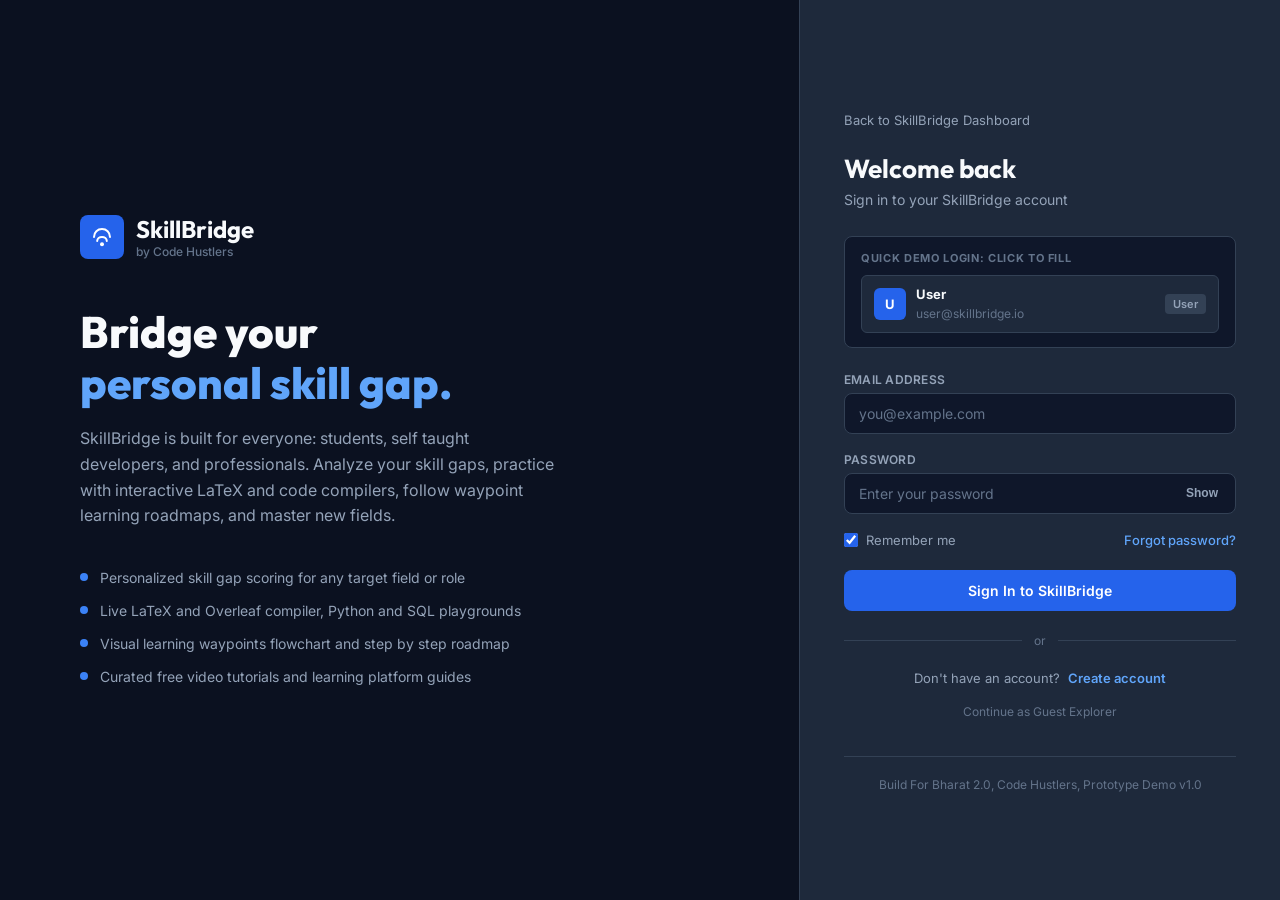
<file: login.html>
<!DOCTYPE html>
<html lang="en">
<head>
  <meta charset="UTF-8"/>
  <meta name="viewport" content="width=device-width,initial-scale=1.0"/>
  <title>SkillBridge by Code Hustlers: Login</title>
  <meta name="description" content="Sign in to SkillBridge, skill gap and learning platform by Code Hustlers."/>
  <link rel="preconnect" href="https://fonts.googleapis.com"/>
  <link rel="preconnect" href="https://fonts.gstatic.com" crossorigin/>
  <link href="https://fonts.googleapis.com/css2?family=Inter:wght@400;500;600;700&family=Outfit:wght@600;700;800&display=swap" rel="stylesheet"/>
  <style>
    :root {
      --brand: #2563EB;
      --brand-hover: #1D4ED8;
      --bg: #0F172A;
      --bg-surface: #1E293B;
      --bg-input: #0F172A;
      --border: #334155;
      --border-focus: #3B82F6;
      --text: #F8FAFC;
      --text-muted: #94A3B8;
      --text-subtle: #64748B;
      --danger: #EF4444;
      --radius: 8px;
    }
    *, *::before, *::after { box-sizing: border-box; margin: 0; padding: 0; }
    body {
      font-family: 'Inter', system-ui, -apple-system, sans-serif;
      background: var(--bg);
      color: var(--text);
      min-height: 100vh;
      display: flex;
      overflow-x: hidden;
    }
    .auth-wrapper {
      display: flex;
      width: 100%;
      min-height: 100vh;
    }
    .auth-left {
      flex: 1.1;
      display: flex;
      flex-direction: column;
      justify-content: center;
      padding: 64px 80px;
      background: #0B1120;
      border-right: 1px solid var(--border);
    }
    .auth-brand {
      display: flex;
      align-items: center;
      gap: 12px;
      margin-bottom: 48px;
    }
    .auth-logo {
      width: 44px;
      height: 44px;
      border-radius: 8px;
      background: var(--brand);
      display: flex;
      align-items: center;
      justify-content: center;
    }
    .auth-logo svg { width: 24px; height: 24px; }
    .auth-title {
      font-family: 'Outfit', sans-serif;
      font-size: 24px;
      font-weight: 700;
      color: var(--text);
      line-height: 1.2;
    }
    .auth-subtitle {
      font-size: 12px;
      color: var(--text-subtle);
      font-weight: 500;
    }
    .hero-headline {
      font-family: 'Outfit', sans-serif;
      font-size: 44px;
      font-weight: 800;
      line-height: 1.15;
      margin-bottom: 18px;
      color: var(--text);
    }
    .hero-headline span {
      color: #60A5FA;
    }
    .hero-desc {
      font-size: 16px;
      color: var(--text-muted);
      line-height: 1.6;
      max-width: 480px;
      margin-bottom: 40px;
    }
    .feature-list {
      display: flex;
      flex-direction: column;
      gap: 16px;
    }
    .feature-item {
      display: flex;
      align-items: center;
      gap: 12px;
      font-size: 14px;
      color: var(--text-muted);
    }
    .feature-dot {
      width: 8px;
      height: 8px;
      border-radius: 50%;
      background: #3B82F6;
      flex-shrink: 0;
    }
    .auth-right {
      width: 480px;
      display: flex;
      flex-direction: column;
      justify-content: center;
      padding: 48px 44px;
      background: var(--bg-surface);
    }
    .back-home-link {
      display: inline-block;
      font-size: 13px;
      color: var(--text-muted);
      margin-bottom: 24px;
      text-decoration: none;
      transition: color .15s;
    }
    .back-home-link:hover { color: var(--text); }
    .auth-form-header { margin-bottom: 28px; }
    .auth-form-title {
      font-family: 'Outfit', sans-serif;
      font-size: 26px;
      font-weight: 700;
      margin-bottom: 6px;
      color: var(--text);
    }
    .auth-form-sub { font-size: 14px; color: var(--text-muted); }
    .demo-users {
      background: var(--bg);
      border: 1px solid var(--border);
      border-radius: var(--radius);
      padding: 14px 16px;
      margin-bottom: 24px;
    }
    .demo-label {
      font-size: 11px;
      font-weight: 700;
      letter-spacing: .06em;
      color: var(--text-subtle);
      margin-bottom: 10px;
      text-transform: uppercase;
    }
    .demo-card {
      display: flex;
      align-items: center;
      justify-content: space-between;
      padding: 10px 12px;
      border-radius: 6px;
      cursor: pointer;
      background: #1E293B;
      border: 1px solid var(--border);
      transition: all .15s;
    }
    .demo-card:hover {
      border-color: #3B82F6;
      background: #243248;
    }
    .demo-card-left { display: flex; align-items: center; gap: 10px; }
    .demo-avatar {
      width: 32px;
      height: 32px;
      border-radius: 6px;
      background: var(--brand);
      display: flex;
      align-items: center;
      justify-content: center;
      font-size: 13px;
      font-weight: 700;
      color: #fff;
    }
    .demo-info strong { font-size: 13px; color: var(--text); display: block; }
    .demo-info span { font-size: 12px; color: var(--text-subtle); }
    .demo-badge {
      font-size: 11px;
      font-weight: 600;
      padding: 3px 8px;
      border-radius: 4px;
      background: #334155;
      color: #94A3B8;
    }
    .input-group { margin-bottom: 18px; }
    .input-group label {
      display: block;
      font-size: 12px;
      font-weight: 600;
      color: var(--text-muted);
      margin-bottom: 6px;
      letter-spacing: .02em;
    }
    .input-wrapper { position: relative; }
    .form-input {
      width: 100%;
      background: var(--bg-input);
      border: 1px solid var(--border);
      border-radius: var(--radius);
      color: var(--text);
      font-size: 14px;
      padding: 11px 14px;
      outline: none;
      transition: border-color .15s;
      font-family: inherit;
    }
    .form-input:focus { border-color: var(--border-focus); }
    .form-input::placeholder { color: var(--text-subtle); }
    .toggle-password {
      position: absolute;
      right: 12px;
      top: 50%;
      transform: translateY(-50%);
      background: none;
      border: none;
      color: var(--text-muted);
      cursor: pointer;
      font-size: 12px;
      font-weight: 600;
      padding: 4px 6px;
    }
    .toggle-password:hover { color: var(--text); }
    .form-options {
      display: flex;
      align-items: center;
      justify-content: space-between;
      margin-bottom: 22px;
      font-size: 13px;
    }
    .remember-me {
      display: flex;
      align-items: center;
      gap: 8px;
      color: var(--text-muted);
      cursor: pointer;
    }
    .remember-me input[type=checkbox] { accent-color: var(--brand); width: 14px; height: 14px; }
    .forgot-link {
      color: #60A5FA;
      font-weight: 500;
      cursor: pointer;
      text-decoration: none;
    }
    .forgot-link:hover { text-decoration: underline; }
    .error-msg {
      background: rgba(239,68,68,.1);
      border: 1px solid rgba(239,68,68,.3);
      border-radius: var(--radius);
      padding: 10px 14px;
      font-size: 13px;
      color: #F87171;
      margin-bottom: 16px;
      display: none;
    }
    .btn-login {
      width: 100%;
      background: var(--brand);
      color: #fff;
      border: none;
      border-radius: var(--radius);
      font-size: 14px;
      font-weight: 600;
      padding: 12px;
      cursor: pointer;
      transition: background .15s;
      font-family: inherit;
    }
    .btn-login:hover { background: var(--brand-hover); }
    .auth-divider {
      display: flex;
      align-items: center;
      gap: 12px;
      margin: 22px 0;
      color: var(--text-subtle);
      font-size: 12px;
    }
    .auth-divider::before, .auth-divider::after {
      content: '';
      flex: 1;
      height: 1px;
      background: var(--border);
    }
    .register-section {
      text-align: center;
      font-size: 13px;
      color: var(--text-muted);
    }
    .register-link {
      color: #60A5FA;
      font-weight: 600;
      cursor: pointer;
      text-decoration: none;
      margin-left: 4px;
    }
    .register-link:hover { text-decoration: underline; }
    .register-form { display: none; }
    .back-btn {
      background: none;
      border: none;
      color: #60A5FA;
      font-size: 13px;
      font-weight: 500;
      cursor: pointer;
      display: flex;
      align-items: center;
      gap: 6px;
      margin-bottom: 18px;
      padding: 0;
    }
    .back-btn:hover { text-decoration: underline; }
    .auth-footer {
      margin-top: 36px;
      font-size: 12px;
      color: var(--text-subtle);
      text-align: center;
      padding-top: 20px;
      border-top: 1px solid var(--border);
    }
    .btn-spinner {
      display: none;
      width: 16px;
      height: 16px;
      border: 2px solid rgba(255,255,255,.3);
      border-top-color: #fff;
      border-radius: 50%;
      animation: spin .7s linear infinite;
      margin: 0 auto;
    }
    @keyframes spin { to { transform: rotate(360deg); } }
    @media(max-width: 900px) {
      .auth-left { display: none; }
      .auth-right { width: 100%; padding: 40px 24px; }
    }
  </style>
</head>
<body>

<div class="auth-wrapper">
  <!-- Left Hero Panel -->
  <div class="auth-left">
    <div class="auth-brand">
      <div class="auth-logo">
        <svg viewBox="0 0 30 30" fill="none">
          <path d="M5 15 C5 9 9.5 5 15 5 C20.5 5 25 9 25 15" stroke="white" stroke-width="2.5" stroke-linecap="round"/>
          <path d="M9 20 C9 17 11.7 15 15 15 C18.3 15 21 17 21 20" stroke="white" stroke-width="2.5" stroke-linecap="round"/>
          <circle cx="15" cy="24" r="2.5" fill="white"/>
        </svg>
      </div>
      <div>
        <div class="auth-title">SkillBridge</div>
        <div class="auth-subtitle">by Code Hustlers</div>
      </div>
    </div>
    <h1 class="hero-headline">Bridge your<br/><span>personal skill gap.</span></h1>
    <p class="hero-desc">SkillBridge is built for everyone: students, self taught developers, and professionals. Analyze your skill gaps, practice with interactive LaTeX and code compilers, follow waypoint learning roadmaps, and master new fields.</p>
    <div class="feature-list">
      <div class="feature-item"><div class="feature-dot"></div>Personalized skill gap scoring for any target field or role</div>
      <div class="feature-item"><div class="feature-dot"></div>Live LaTeX and Overleaf compiler, Python and SQL playgrounds</div>
      <div class="feature-item"><div class="feature-dot"></div>Visual learning waypoints flowchart and step by step roadmap</div>
      <div class="feature-item"><div class="feature-dot"></div>Curated free video tutorials and learning platform guides</div>
    </div>
  </div>

  <!-- Right Auth Panel -->
  <div class="auth-right">
    <!-- LOGIN FORM -->
    <div id="loginForm">
      <a href="index.html" class="back-home-link">Back to SkillBridge Dashboard</a>
      <div class="auth-form-header">
        <h2 class="auth-form-title">Welcome back</h2>
        <p class="auth-form-sub">Sign in to your SkillBridge account</p>
      </div>

      <div class="demo-users">
        <div class="demo-label">Quick Demo Login: Click to Fill</div>
        <div class="demo-card" onclick="fillDemo('user@skillbridge.io','User@2024')">
          <div class="demo-card-left">
            <div class="demo-avatar">U</div>
            <div class="demo-info"><strong>User</strong><span>user@skillbridge.io</span></div>
          </div>
          <span class="demo-badge">User</span>
        </div>
      </div>

      <div class="error-msg" id="errorMsg">Invalid email or password. Try the demo account above.</div>

      <div class="input-group">
        <label>EMAIL ADDRESS</label>
        <div class="input-wrapper">
          <input type="email" class="form-input" id="emailInput" placeholder="you@example.com" autocomplete="email"/>
        </div>
      </div>
      <div class="input-group">
        <label>PASSWORD</label>
        <div class="input-wrapper">
          <input type="password" class="form-input" id="passwordInput" placeholder="Enter your password" autocomplete="current-password"/>
          <button class="toggle-password" onclick="togglePwd()" id="togglePwdBtn" type="button">Show</button>
        </div>
      </div>
      <div class="form-options">
        <label class="remember-me"><input type="checkbox" id="rememberMe" checked/> Remember me</label>
        <a class="forgot-link" onclick="showForgot()">Forgot password?</a>
      </div>
      <button class="btn-login" id="loginBtn" onclick="doLogin()">
        <span id="loginBtnText">Sign In to SkillBridge</span>
        <div class="btn-spinner" id="loginSpinner"></div>
      </button>
      <div class="auth-divider">or</div>
      <div class="register-section">Don't have an account? <a class="register-link" onclick="showRegister()">Create account</a></div>
      <div style="text-align:center;margin-top:14px">
        <a href="index.html" style="font-size:12px;color:var(--text-subtle);text-decoration:none">Continue as Guest Explorer</a>
      </div>
      <div class="auth-footer">Build For Bharat 2.0, Code Hustlers, Prototype Demo v1.0</div>
    </div>

    <!-- REGISTER FORM -->
    <div id="registerForm" class="register-form">
      <button class="back-btn" onclick="showLogin()" type="button">Back to Sign In</button>
      <div class="auth-form-header">
        <h2 class="auth-form-title">Create account</h2>
        <p class="auth-form-sub">Join SkillBridge, open for all learners</p>
      </div>
      <div class="input-group">
        <label>FULL NAME</label>
        <div class="input-wrapper">
          <input type="text" class="form-input" id="regName" placeholder="Your name"/>
        </div>
      </div>
      <div class="input-group">
        <label>EMAIL ADDRESS</label>
        <div class="input-wrapper">
          <input type="email" class="form-input" id="regEmail" placeholder="you@example.com"/>
        </div>
      </div>
      <div class="input-group">
        <label>PASSWORD</label>
        <div class="input-wrapper">
          <input type="password" class="form-input" id="regPassword" placeholder="Minimum 8 characters"/>
        </div>
      </div>
      <div style="font-size:12px;color:var(--text-subtle);margin-bottom:20px">By creating an account you agree to our Terms and Privacy Policy. This is a prototype demo: no real personal data is stored.</div>
      <button class="btn-login" onclick="doRegister()">Create My Account</button>
      <div class="auth-footer" style="margin-top:24px">Build For Bharat 2.0, Code Hustlers</div>
    </div>
  </div>
</div>

<script>
var VALID_ACCOUNTS = [
  {email:'user@skillbridge.io', password:'User@2024', name:'User', role:'User'},
  {email:'demo@skillbridge.ai', password:'Demo1234', name:'User', role:'User'}
];
var registeredUsers = JSON.parse(localStorage.getItem('sb_users') || '[]');

function fillDemo(email, pwd) {
  document.getElementById('emailInput').value = email;
  document.getElementById('passwordInput').value = pwd;
}

function togglePwd() {
  var inp = document.getElementById('passwordInput');
  var btn = document.getElementById('togglePwdBtn');
  if (inp.type === 'password') { inp.type = 'text'; btn.textContent = 'Hide'; }
  else { inp.type = 'password'; btn.textContent = 'Show'; }
}

function doLogin() {
  var email = document.getElementById('emailInput').value.trim();
  var pwd = document.getElementById('passwordInput').value;
  var errEl = document.getElementById('errorMsg');
  errEl.style.display = 'none';
  if (!email || !pwd) { errEl.textContent = 'Please enter your email and password.'; errEl.style.display = 'block'; return; }
  
  var btnText = document.getElementById('loginBtnText');
  var spinner = document.getElementById('loginSpinner');
  btnText.style.display = 'none'; spinner.style.display = 'block';
  
  setTimeout(function() {
    var allAccounts = VALID_ACCOUNTS.concat(registeredUsers);
    var user = allAccounts.find(function(u) { return u.email.toLowerCase() === email.toLowerCase() && u.password === pwd; });
    
    // Always sign in as User
    sessionStorage.setItem('sb_user', JSON.stringify({name:'User', email: email, role:'User'}));
    if (document.getElementById('rememberMe').checked) {
      localStorage.setItem('sb_remember', JSON.stringify({name:'User', email: email, role:'User'}));
    }
    window.location.href = 'index.html';
  }, 600);
}

function doRegister() {
  var name = document.getElementById('regName').value.trim() || 'User';
  var email = document.getElementById('regEmail').value.trim();
  var pwd = document.getElementById('regPassword').value;
  if (!email || !pwd) { alert('Please fill in your email and password.'); return; }
  if (pwd.length < 8) { alert('Password must be at least 8 characters.'); return; }
  var newUser = {name:'User', email:email, password:pwd, role:'User'};
  var all = JSON.parse(localStorage.getItem('sb_users') || '[]');
  all.push(newUser);
  localStorage.setItem('sb_users', JSON.stringify(all));
  alert('Account created. You can now sign in with ' + email);
  showLogin();
  document.getElementById('emailInput').value = email;
  document.getElementById('passwordInput').value = pwd;
}

function showRegister() {
  document.getElementById('loginForm').style.display = 'none';
  document.getElementById('registerForm').style.display = 'block';
}
function showLogin() {
  document.getElementById('loginForm').style.display = 'block';
  document.getElementById('registerForm').style.display = 'none';
}
function showForgot() {
  alert('Demo prototype: password recovery is disabled in this preview.\nPlease use the quick demo account above.');
}

window.addEventListener('DOMContentLoaded', function() {
  var rem = localStorage.getItem('sb_remember');
  if (rem) {
    try { var u = JSON.parse(rem); document.getElementById('emailInput').value = u.email || ''; } catch(e){}
  }
  document.addEventListener('keydown', function(e) {
    if (e.key === 'Enter' && document.getElementById('loginForm').style.display !== 'none') doLogin();
  });
});
</script>
</body>
</html>
</file>
<file: styles.css>
:root {
  --brand: #2563EB;
  --brand-dark: #1D4ED8;
  --brand-light: rgba(37,99,235,.12);
  --brand-glow: transparent;
  --brand2: #3B82F6;
  --brand2-light: rgba(59,130,246,.12);
  --brand3: #D97706;
  --brand3-light: rgba(217,119,6,.12);
  --grad: #2563EB;
  --grad-text: #F8FAFC;
  --bg: #0F172A;
  --bg2: #1E293B;
  --bg3: #273549;
  --bg4: #334155;
  --bg5: #475569;
  --border: #334155;
  --border-hover: #475569;
  --text: #F8FAFC;
  --text2: #94A3B8;
  --text3: #64748B;
  --success: #10B981;
  --warning: #F59E0B;
  --danger: #EF4444;
  --info: #3B82F6;
  --pink: #64748B;
  --sidebar-w: 245px;
  --topbar-h: 62px;
  --radius: 8px;
  --radius-sm: 6px;
  --shadow: 0 1px 3px rgba(0,0,0,.25);
  --shadow-brand: 0 1px 2px rgba(0,0,0,.15);
  --transition: all .15s ease;
}
*,*::before,*::after{box-sizing:border-box;margin:0;padding:0}
html{scroll-behavior:smooth}
body{font-family:'Inter',system-ui,sans-serif;background:var(--bg);color:var(--text);display:flex;min-height:100vh;overflow-x:hidden}
a{text-decoration:none;color:inherit}
button{cursor:pointer;border:none;background:none;font-family:inherit}
input,select,textarea{font-family:inherit}
h1,h2,h3,h4{font-family:'Outfit',sans-serif}
::-webkit-scrollbar{width:5px;height:5px}
::-webkit-scrollbar-track{background:var(--bg2)}
::-webkit-scrollbar-thumb{background:var(--bg4);border-radius:3px}
::-webkit-scrollbar-thumb:hover{background:var(--brand)}

/* ========== SIDEBAR ========== */
.sidebar{width:var(--sidebar-w);min-height:100vh;background:var(--bg2);border-right:1px solid var(--border);display:flex;flex-direction:column;position:fixed;left:0;top:0;z-index:100;transition:width .3s ease,transform .3s ease;overflow:hidden}
.sidebar.collapsed{width:60px}
.sidebar-header{display:flex;align-items:center;justify-content:space-between;padding:18px 16px;border-bottom:1px solid var(--border);min-height:64px}
.logo{display:flex;align-items:center;gap:10px;overflow:hidden}
.logo-icon{width:38px;height:38px;background:var(--grad);border-radius:11px;display:flex;align-items:center;justify-content:center;flex-shrink:0;box-shadow:var(--shadow)}
.logo-text{display:flex;flex-direction:column;white-space:nowrap;overflow:hidden}
.logo-name{font-family:'Outfit',sans-serif;font-size:17px;font-weight:800;color:var(--text)}
.logo-by{font-size:10px;color:var(--text3);font-weight:500}
.sidebar-toggle{color:var(--text3);font-size:16px;padding:6px;border-radius:6px;transition:var(--transition);flex-shrink:0}
.sidebar-toggle:hover{background:var(--bg3);color:var(--text)}
.sidebar-label{font-size:10px;font-weight:700;letter-spacing:.12em;color:var(--text3);padding:16px 18px 6px;white-space:nowrap;overflow:hidden}
.sidebar.collapsed .sidebar-label{opacity:0}
.sidebar-nav{padding:4px 8px}
.nav-item{display:flex;align-items:center;gap:10px;padding:10px 12px;border-radius:var(--radius-sm);color:var(--text2);font-size:13.5px;font-weight:500;transition:var(--transition);white-space:nowrap;overflow:hidden;position:relative;margin-bottom:3px;cursor:pointer}
.nav-item:hover{background:var(--bg3);color:var(--text)}
.nav-item.active{background:var(--brand-light);color:#A78BFA;border:1px solid rgba(124,58,237,.25)}
.nav-item.active::before{content:'';position:absolute;left:0;top:20%;bottom:20%;width:3px;background:var(--brand);border-radius:0 2px 2px 0;}
.nav-icon{font-size:15px;flex-shrink:0;width:20px;text-align:center}
.nav-badge{margin-left:auto;font-size:10px;font-weight:700;background:var(--grad);color:#fff;padding:2px 6px;border-radius:4px}
.sidebar.collapsed .nav-item span:not(.nav-icon){display:none}
.sidebar.collapsed .nav-item{justify-content:center}
.sidebar-footer{margin-top:auto;padding:16px;border-top:1px solid var(--border)}
.team-badge{display:flex;align-items:center;gap:10px;overflow:hidden}
.team-avatar{width:34px;height:34px;background:var(--grad);border-radius:10px;display:flex;align-items:center;justify-content:center;font-size:12px;font-weight:800;color:#fff;flex-shrink:0}
.team-info{display:flex;flex-direction:column;overflow:hidden}
.team-name{font-size:13px;font-weight:600;color:var(--text);white-space:nowrap}
.team-event{font-size:11px;color:var(--text3);white-space:nowrap}
.sidebar.collapsed .team-info{display:none}

/* ========== MAIN ========== */
.main-content{margin-left:var(--sidebar-w);flex:1;display:flex;flex-direction:column;min-height:100vh;transition:margin-left .3s ease}
.main-content.expanded{margin-left:60px}

/* ========== TOPBAR ========== */
.topbar{height:var(--topbar-h);background:rgba(17,17,24,.85);backdrop-filter:blur(12px);border-bottom:1px solid var(--border);display:flex;align-items:center;justify-content:space-between;padding:0 24px;position:sticky;top:0;z-index:50}
.topbar-left{display:flex;align-items:center;gap:16px}
.mobile-menu-btn{display:none;color:var(--text2);font-size:18px;padding:6px;border-radius:6px}
.breadcrumb{font-size:14px;font-weight:700;color:var(--text);font-family:'Outfit',sans-serif}
.topbar-right{display:flex;align-items:center;gap:12px}
.search-bar{display:flex;align-items:center;gap:8px;background:var(--bg3);border:1px solid var(--border);border-radius:var(--radius-sm);padding:8px 14px;transition:var(--transition)}
.search-bar:focus-within{border-color:var(--brand);box-shadow:0 0 0 3px var(--brand-glow)}
.search-bar input{background:none;border:none;outline:none;color:var(--text);font-size:13px;width:220px}
.search-bar input::placeholder{color:var(--text3)}
.topbar-chip{display:flex;align-items:center;gap:6px;background:var(--bg3);border:1px solid var(--border);border-radius:20px;padding:6px 12px;font-size:12px;color:var(--text2);cursor:pointer;transition:var(--transition)}
.topbar-chip:hover{border-color:var(--brand);color:#A78BFA}
.topbar-chip .chip-dot{width:7px;height:7px;border-radius:50%;background:var(--success);animation:pulse-dot 2s ease-in-out infinite}
@keyframes pulse-dot{0%,100%{opacity:1}50%{opacity:.4}}
.user-menu{display:flex;align-items:center;gap:8px;cursor:pointer;padding:6px 10px;border-radius:var(--radius-sm);border:1px solid var(--border);transition:var(--transition)}
.user-menu:hover{border-color:var(--brand);background:var(--brand-light)}
.user-avatar{width:30px;height:30px;background:var(--grad);border-radius:50%;display:flex;align-items:center;justify-content:center;font-size:12px;font-weight:700;color:#fff}
.user-name{font-size:13px;font-weight:600;color:var(--text)}
.logout-btn{font-size:11px;color:var(--text3);cursor:pointer;padding:4px 8px;border-radius:4px;border:1px solid var(--border);transition:var(--transition)}
.logout-btn:hover{border-color:var(--danger);color:var(--danger)}

/* ========== CONTENT ========== */
.content-area{flex:1;padding:28px;overflow-y:auto}
.tab-content{display:none;animation:fadeIn .22s ease}
.tab-content.active{display:block}
@keyframes fadeIn{from{opacity:0;transform:translateY(10px)}to{opacity:1;transform:translateY(0)}}
.page-header{display:flex;align-items:flex-start;justify-content:space-between;margin-bottom:28px;gap:16px;flex-wrap:wrap}
.page-title{font-size:26px;font-weight:900;color:var(--text);line-height:1.2;margin-bottom:5px}
.page-title .grad-text{background:var(--grad-text);-webkit-background-clip:text;-webkit-text-fill-color:transparent;background-clip:text}
.page-subtitle{font-size:14px;color:var(--text3)}
.header-actions{display:flex;gap:10px;flex-shrink:0;align-items:center}

/* ========== BUTTONS ========== */
.btn{display:inline-flex;align-items:center;gap:7px;padding:9px 18px;border-radius:var(--radius-sm);font-size:13px;font-weight:600;transition:var(--transition);cursor:pointer;white-space:nowrap}
.btn-primary{background:var(--grad);color:#fff;border:none;box-shadow:var(--shadow-brand)}
.btn-primary:hover{transform:translateY(-1px);box-shadow:0 6px 20px rgba(124,58,237,.4)}
.btn-secondary{background:var(--bg3);color:var(--text);border:1px solid var(--border)}
.btn-secondary:hover{border-color:var(--brand);color:#A78BFA}
.btn-full{width:100%;justify-content:center}
.btn-link{background:none;border:none;color:var(--brand);font-size:13px;font-weight:600;cursor:pointer;padding:4px 8px;border-radius:4px}
.btn-link:hover{background:var(--brand-light);color:#A78BFA}
.btn-chip{background:var(--bg3);border:1px solid var(--border);color:var(--text2);font-size:12px;padding:5px 12px;border-radius:20px;cursor:pointer;transition:var(--transition)}
.btn-chip:hover{border-color:var(--brand);color:#A78BFA;background:var(--brand-light)}
.btn-chip.active{background:var(--brand-light);border-color:rgba(124,58,237,.4);color:#A78BFA}

/* ========== CARDS ========== */
.card{background:var(--bg2);border:1px solid var(--border);border-radius:var(--radius);padding:20px;transition:var(--transition)}
.card:hover{border-color:rgba(255,255,255,.1)}
.card-glass{background:rgba(17,17,24,.6);backdrop-filter:blur(20px);border:1px solid var(--border)}
.card-header{display:flex;align-items:center;justify-content:space-between;margin-bottom:18px;gap:8px}
.card-title{font-size:15px;font-weight:700;color:var(--text);font-family:'Outfit',sans-serif}

/* ========== KPI ========== */
.kpi-grid{display:grid;grid-template-columns:repeat(auto-fit,minmax(200px,1fr));gap:16px;margin-bottom:24px}
.kpi-card{background:var(--bg2);border:1px solid var(--border);border-radius:var(--radius);padding:22px;display:flex;flex-direction:column;gap:6px;position:relative;overflow:hidden;transition:var(--transition);cursor:default}
.kpi-card::before{content:'';position:absolute;top:0;left:0;right:0;height:3px}
.kpi-primary::before{background:var(--grad)}
.kpi-success::before{background:linear-gradient(90deg,var(--success),#34D399)}
.kpi-warning::before{background:linear-gradient(90deg,var(--warning),#FCD34D)}
.kpi-info::before{background:linear-gradient(90deg,var(--info),#67E8F9)}
.kpi-pink::before{background:linear-gradient(90deg,var(--pink),#F9A8D4)}
.kpi-card:hover{transform:translateY(-3px);box-shadow:0 8px 30px rgba(0,0,0,.4)}
.kpi-value{font-size:36px;font-weight:900;line-height:1;font-family:'Outfit',sans-serif}
.kpi-primary .kpi-value{background:var(--grad);-webkit-background-clip:text;-webkit-text-fill-color:transparent;background-clip:text}
.kpi-success .kpi-value{color:var(--success)}
.kpi-warning .kpi-value{color:var(--warning)}
.kpi-info .kpi-value{color:var(--info)}
.kpi-pink .kpi-value{color:var(--pink)}
.kpi-label{font-size:12px;color:var(--text2);font-weight:600}
.kpi-trend{font-size:11px;font-weight:600}
.kpi-up{color:var(--success)}.kpi-down{color:var(--warning)}

/* ========== BADGES ========== */
.badge{font-size:11px;font-weight:700;padding:3px 10px;border-radius:20px;white-space:nowrap}
.badge-success{background:rgba(16,185,129,.15);color:var(--success);border:1px solid rgba(16,185,129,.3)}
.badge-warning{background:rgba(245,158,11,.15);color:var(--warning);border:1px solid rgba(245,158,11,.3)}
.badge-danger{background:rgba(239,68,68,.15);color:var(--danger);border:1px solid rgba(239,68,68,.3)}
.badge-info{background:rgba(6,182,212,.15);color:var(--info);border:1px solid rgba(6,182,212,.3)}
.badge-brand{background:var(--brand-light);color:#A78BFA;border:1px solid rgba(124,58,237,.3)}

/* ========== HEATMAP ========== */
.skill-heatmap{display:grid;grid-template-columns:repeat(auto-fill,minmax(130px,1fr));gap:10px;margin-bottom:14px}
.heat-cell{padding:12px 14px;border-radius:var(--radius-sm);display:flex;flex-direction:column;gap:4px;cursor:pointer;transition:var(--transition)}
.heat-cell:hover{transform:scale(1.04)}
.heat-cell-name{font-size:12px;font-weight:600}
.heat-cell-val{font-size:22px;font-weight:900;font-family:'Outfit',sans-serif}
.heat-cell-sub{font-size:10px;opacity:.8}
.heat-critical{background:rgba(239,68,68,.18);border:1px solid rgba(239,68,68,.3);color:var(--danger)}
.heat-high{background:rgba(245,158,11,.15);border:1px solid rgba(245,158,11,.25);color:var(--warning)}
.heat-medium{background:rgba(6,182,212,.12);border:1px solid rgba(6,182,212,.2);color:var(--info)}
.heat-low{background:rgba(124,58,237,.12);border:1px solid rgba(124,58,237,.2);color:#A78BFA}
.heat-ok{background:rgba(16,185,129,.12);border:1px solid rgba(16,185,129,.2);color:var(--success)}
.heatmap-legend{display:flex;gap:16px;flex-wrap:wrap}
.legend-item{display:flex;align-items:center;gap:6px;font-size:11px;color:var(--text3)}
.legend-dot{width:10px;height:10px;border-radius:50%}
.dot-critical{background:var(--danger)}.dot-high{background:var(--warning)}.dot-medium{background:var(--info)}.dot-low{background:var(--brand)}.dot-ok{background:var(--success)}

/* ========== GAPS ========== */
.gap-list{display:flex;flex-direction:column;gap:10px}
.gap-list-item{display:flex;flex-direction:column;gap:6px}
.gap-item-header{display:flex;justify-content:space-between;align-items:center}
.gap-item-name{font-size:13px;font-weight:600;color:var(--text)}
.gap-item-pct{font-size:12px;font-weight:700}
.gap-bar-bg{height:7px;background:var(--bg4);border-radius:4px;overflow:hidden}
.gap-bar-fill{height:100%;border-radius:4px;transition:width 1s ease}

/* ========== MOBILITY ========== */
.mobility-list{display:flex;flex-direction:column;gap:10px}
.mobility-item{display:flex;align-items:center;gap:12px;padding:10px 12px;background:var(--bg3);border-radius:var(--radius-sm);border:1px solid var(--border);transition:var(--transition)}
.mobility-item:hover{border-color:rgba(124,58,237,.3)}
.mob-avatar{width:36px;height:36px;border-radius:10px;display:flex;align-items:center;justify-content:center;font-size:12px;font-weight:700;color:#fff;flex-shrink:0}
.mob-info{flex:1}
.mob-id{font-size:13px;font-weight:600;color:var(--text)}
.mob-role{font-size:11px;color:var(--text3)}
.mob-score{font-size:16px;font-weight:800;font-family:'Outfit',sans-serif}

/* ========== PIPELINE ========== */
.pipeline-stages{display:flex;align-items:center;gap:0;flex-wrap:wrap;padding:8px 0}
.pipeline-stage{display:flex;flex-direction:column;align-items:center;gap:6px;padding:10px 8px;cursor:pointer;transition:var(--transition)}
.stage-dot{width:14px;height:14px;border-radius:50%;background:var(--bg4);border:2px solid var(--border);position:relative}
.pipeline-stage.completed .stage-dot{background:var(--success);border-color:var(--success)}
.pipeline-stage.active-stage .stage-dot{background:var(--brand);border-color:var(--brand);box-shadow:0 0 12px rgba(124,58,237,.5)}
.stage-dot.pulse::after{content:'';position:absolute;inset:-4px;border-radius:50%;border:2px solid var(--brand);animation:pulse 1.5s infinite}
@keyframes pulse{0%,100%{opacity:1;transform:scale(1)}50%{opacity:0;transform:scale(1.6)}}
.pipeline-stage span{font-size:10px;color:var(--text3);white-space:nowrap}
.pipeline-stage.completed span{color:var(--success)}
.pipeline-stage.active-stage span{color:#A78BFA;font-weight:700}
.pipeline-connector{width:18px;height:2px;background:var(--bg4);flex-shrink:0;margin-bottom:14px}
.pipeline-connector.completed{background:var(--success)}
.pipeline-connector.active-conn{background:linear-gradient(90deg,var(--success),var(--brand))}

/* ========== FORMS ========== */
.select-sm{background:var(--bg3);border:1px solid var(--border);border-radius:var(--radius-sm);color:var(--text);font-size:12px;padding:5px 10px;cursor:pointer;outline:none}
.select-field{width:100%;background:var(--bg3);border:1px solid var(--border);border-radius:var(--radius-sm);color:var(--text);font-size:13px;padding:9px 12px;outline:none;cursor:pointer;transition:var(--transition)}
.select-field:focus{border-color:var(--brand);box-shadow:0 0 0 3px var(--brand-glow)}
.input-field{width:100%;background:var(--bg3);border:1px solid var(--border);border-radius:var(--radius-sm);color:var(--text);font-size:13px;padding:9px 12px;outline:none;transition:var(--transition)}
.input-field:focus{border-color:var(--brand);box-shadow:0 0 0 3px var(--brand-glow)}
.input-field::placeholder{color:var(--text3)}
.form-group{margin-bottom:14px}
.form-group label{display:block;font-size:12px;font-weight:600;color:var(--text2);margin-bottom:6px;letter-spacing:.04em}
.range-input{width:100%;accent-color:var(--brand)}
.text-input{width:100%;background:var(--bg3);border:1px solid var(--border);border-radius:var(--radius-sm);color:var(--text);font-size:13px;padding:14px;outline:none;resize:vertical;line-height:1.6;transition:var(--transition);margin-bottom:14px}
.text-input:focus{border-color:var(--brand);box-shadow:0 0 0 3px var(--brand-glow)}
.text-input::placeholder{color:var(--text3)}

/* ========== GRID LAYOUTS ========== */
.dashboard-grid{display:grid;grid-template-columns:repeat(auto-fit,minmax(340px,1fr));gap:20px}
.card-wide{grid-column:1/-1}
.analyzer-grid{display:grid;grid-template-columns:1fr 1fr;gap:20px}
.gap-analysis-layout{display:grid;grid-template-columns:340px 1fr;gap:20px;align-items:start}
.trends-grid{display:grid;grid-template-columns:repeat(auto-fit,minmax(340px,1fr));gap:20px}
.workforce-grid{display:grid;grid-template-columns:repeat(auto-fit,minmax(340px,1fr));gap:20px}
.datasets-grid{display:grid;grid-template-columns:repeat(auto-fill,minmax(310px,1fr));gap:16px}
.talent-results-grid{display:grid;grid-template-columns:repeat(auto-fill,minmax(290px,1fr));gap:16px}

/* ========== SKILL TAGS ========== */
.skill-tags{display:flex;flex-wrap:wrap;gap:8px}
.skill-tag{display:inline-flex;align-items:center;gap:5px;padding:5px 12px;border-radius:20px;font-size:12px;font-weight:600;cursor:default;transition:var(--transition)}
.skill-tag:hover{transform:translateY(-1px)}
.skill-tag-tech{background:var(--brand-light);color:#A78BFA;border:1px solid rgba(124,58,237,.3)}
.skill-tag-ml{background:rgba(6,182,212,.12);color:var(--info);border:1px solid rgba(6,182,212,.25)}
.skill-tag-tool{background:rgba(16,185,129,.1);color:var(--success);border:1px solid rgba(16,185,129,.25)}
.skill-tag-cloud{background:rgba(245,158,11,.12);color:var(--warning);border:1px solid rgba(245,158,11,.2)}
.skill-tag-soft{background:rgba(236,72,153,.1);color:var(--pink);border:1px solid rgba(236,72,153,.2)}

/* ========== STAR RATING ========== */
.skills-rating-grid{display:flex;flex-direction:column;gap:10px}
.rating-item{display:flex;flex-direction:column;gap:6px}
.rating-header{display:flex;justify-content:space-between;align-items:center}
.rating-name{font-size:13px;font-weight:600;color:var(--text)}
.rating-weight{font-size:11px;color:var(--text3)}
.rating-stars{display:flex;gap:4px}
.star-btn{width:26px;height:26px;border-radius:5px;font-size:12px;display:flex;align-items:center;justify-content:center;background:var(--bg3);border:1px solid var(--border);color:var(--text3);cursor:pointer;transition:var(--transition);font-weight:700}
.star-btn.active{background:var(--brand-light);border-color:rgba(124,58,237,.4);color:#A78BFA}

/* ========== GAP RESULTS ========== */
.readiness-badge{font-size:28px;font-weight:900;font-family:'Outfit',sans-serif}
.gap-results{min-height:180px}
.gap-results-content{display:flex;flex-direction:column;gap:12px}
.gap-score-display{display:flex;align-items:center;gap:20px;padding:20px;background:var(--bg3);border-radius:var(--radius);border:1px solid var(--border)}
.gap-score-circle{width:90px;height:90px;border-radius:50%;display:flex;align-items:center;justify-content:center;flex-direction:column;gap:2px;border:3px solid;flex-shrink:0}
.gap-score-val{font-size:24px;font-weight:900;font-family:'Outfit',sans-serif}
.gap-score-lbl{font-size:9px;font-weight:700;letter-spacing:.06em}
.gap-score-info{flex:1}
.gap-score-title{font-size:16px;font-weight:700;margin-bottom:4px}
.gap-score-sub{font-size:13px;color:var(--text2)}
.gap-cat{background:var(--bg3);border-radius:var(--radius-sm);padding:12px;border:1px solid var(--border);margin-bottom:8px}
.gap-cat-title{font-size:11px;font-weight:700;letter-spacing:.08em;margin-bottom:8px}
.gap-cat-critical{border-left:3px solid var(--danger)}.gap-cat-critical .gap-cat-title{color:var(--danger)}
.gap-cat-high{border-left:3px solid var(--warning)}.gap-cat-high .gap-cat-title{color:var(--warning)}
.gap-cat-medium{border-left:3px solid var(--info)}.gap-cat-medium .gap-cat-title{color:var(--info)}
.gap-cat-good{border-left:3px solid var(--success)}.gap-cat-good .gap-cat-title{color:var(--success)}
.gap-skill-tags{display:flex;flex-wrap:wrap;gap:5px}
.gap-skill-chip{font-size:11px;font-weight:600;padding:3px 10px;border-radius:20px;background:var(--bg4);border:1px solid var(--border)}

/* ========== GAP BARS ========== */
.gap-bars{display:flex;flex-direction:column;gap:12px}
.gap-bar-row{display:flex;flex-direction:column;gap:4px}
.gap-bar-label{display:flex;justify-content:space-between;font-size:12px}
.gap-bar-name{font-weight:600;color:var(--text)}
.gap-bar-nums{color:var(--text3)}
.gap-bar-track{height:10px;background:var(--bg4);border-radius:5px;overflow:visible;position:relative}
.gap-bar-current{height:100%;border-radius:5px;position:absolute;left:0;transition:width .8s ease}
.gap-bar-required-marker{position:absolute;top:-3px;width:3px;height:16px;background:var(--danger);border-radius:2px;transform:translateX(-50%)}

/* ========== ROADMAP ========== */
.roadmap-form{display:flex;gap:16px;flex-wrap:wrap;align-items:flex-end}
.roadmap-form .form-group{flex:1;min-width:150px;margin-bottom:0}
.roadmap-container{display:flex;flex-direction:column;gap:14px}
.roadmap-week{display:flex;gap:16px;align-items:stretch;background:var(--bg2);border:1px solid var(--border);border-radius:var(--radius);padding:18px 20px;transition:var(--transition)}
.roadmap-week:hover{border-color:rgba(124,58,237,.3)}
.roadmap-week.week-critical{border-left:4px solid var(--danger)}
.roadmap-week.week-high{border-left:4px solid var(--warning)}
.roadmap-week.week-medium{border-left:4px solid var(--info)}
.roadmap-week.week-low{border-left:4px solid var(--success)}
.week-num{width:60px;flex-shrink:0;display:flex;flex-direction:column;align-items:center;justify-content:center;background:var(--bg3);border-radius:var(--radius-sm);padding:8px}
.week-num-label{font-size:9px;color:var(--text3);font-weight:700;letter-spacing:.08em}
.week-num-val{font-size:18px;font-weight:800;color:#A78BFA;font-family:'Outfit',sans-serif}
.week-content{flex:1}
.week-skill{font-size:17px;font-weight:700;color:var(--text);margin-bottom:4px;font-family:'Outfit',sans-serif}
.week-desc{font-size:13px;color:var(--text2);margin-bottom:8px}
.week-tags{display:flex;flex-wrap:wrap;gap:6px}
.week-tag{font-size:11px;padding:3px 10px;border-radius:20px;background:var(--bg3);border:1px solid var(--border);color:var(--text3)}
.week-meta{flex-shrink:0;display:flex;flex-direction:column;align-items:flex-end;gap:6px}
.week-hours{font-size:12px;color:var(--text3)}
.week-check{width:28px;height:28px;border-radius:50%;border:2px solid var(--border);display:flex;align-items:center;justify-content:center;cursor:pointer;transition:var(--transition);font-size:12px}
.week-check:hover{border-color:var(--brand)}
.week-check.done{background:var(--grad);border-color:transparent;color:#fff}
.capstone-project{background:linear-gradient(135deg,rgba(124,58,237,.1),rgba(6,182,212,.08));border-radius:var(--radius);padding:20px;border:1px solid rgba(124,58,237,.2)}
.capstone-title{font-size:16px;font-weight:700;color:var(--text);margin-bottom:6px}
.capstone-desc{font-size:13px;color:var(--text2);margin-bottom:14px;line-height:1.6}
.capstone-proves{font-size:12px;font-weight:700;color:var(--text3);letter-spacing:.06em;margin-bottom:8px}
.capstone-skills{display:flex;flex-wrap:wrap;gap:8px}

/* ========== TALENT ========== */
.talent-search-form{display:flex;gap:16px;flex-wrap:wrap;align-items:flex-end}
.talent-search-form .form-group{flex:1;min-width:150px;margin-bottom:0}
.talent-card{background:var(--bg2);border:1px solid var(--border);border-radius:var(--radius);padding:18px;transition:var(--transition);cursor:pointer}
.talent-card:hover{border-color:rgba(124,58,237,.4);transform:translateY(-2px);box-shadow:0 8px 30px rgba(0,0,0,.35)}
.talent-header{display:flex;align-items:center;gap:12px;margin-bottom:14px}
.talent-avatar{width:44px;height:44px;border-radius:12px;display:flex;align-items:center;justify-content:center;font-size:14px;font-weight:800;color:#fff}
.talent-id{font-size:14px;font-weight:700;color:var(--text)}
.talent-current-role{font-size:12px;color:var(--text3)}
.readiness-label{display:flex;justify-content:space-between;font-size:12px;margin-bottom:6px}
.readiness-label span:first-child{color:var(--text2);font-weight:600}
.readiness-val{font-weight:700}
.readiness-track{height:8px;background:var(--bg3);border-radius:4px;overflow:hidden}
.readiness-fill{height:100%;border-radius:4px;transition:width 1s ease}
.talent-gap-chip{font-size:10px;padding:2px 8px;border-radius:20px;font-weight:600;background:rgba(239,68,68,.1);color:var(--danger);border:1px solid rgba(239,68,68,.2)}
.pipeline-tbl{width:100%;border-collapse:collapse;font-size:13px}
.pipeline-tbl th{text-align:left;padding:10px 14px;font-size:11px;font-weight:700;letter-spacing:.08em;color:var(--text3);border-bottom:1px solid var(--border)}
.pipeline-tbl td{padding:12px 14px;border-bottom:1px solid var(--border);color:var(--text)}
.pipeline-tbl tr:hover td{background:var(--bg3)}
.pipeline-tbl tr:last-child td{border-bottom:none}

/* ========== TRENDING ========== */
.trending-list{display:flex;flex-direction:column;gap:10px}
.trending-item{display:flex;align-items:center;gap:12px;padding:10px 12px;background:var(--bg3);border-radius:var(--radius-sm);border:1px solid var(--border)}
.trending-rank{font-size:13px;font-weight:800;color:var(--text3);width:20px}
.trending-name{font-size:13px;font-weight:600;color:var(--text)}
.trending-change{font-size:11px}
.trending-bar{height:5px;background:var(--bg4);border-radius:3px;margin-top:4px;overflow:hidden}
.trending-bar-fill{height:100%;border-radius:3px}
.demand-bars{display:flex;flex-direction:column;gap:14px}
.demand-bar-item{display:flex;flex-direction:column;gap:4px}
.demand-label{display:flex;justify-content:space-between;font-size:13px}
.demand-label-name{font-weight:600;color:var(--text)}
.demand-label-val{color:var(--text3);font-size:12px}
.demand-track{height:20px;background:var(--bg3);border-radius:5px;overflow:hidden;position:relative}
.demand-fill{height:100%;border-radius:5px;display:flex;align-items:center;padding:0 10px;font-size:10px;font-weight:700;color:rgba(255,255,255,.85);min-width:30px}

/* ========== WORKFORCE ========== */
.cov-tbl{width:100%;border-collapse:collapse;font-size:13px}
.cov-tbl th{text-align:left;padding:10px 14px;font-size:11px;font-weight:700;letter-spacing:.08em;color:var(--text3);border-bottom:1px solid var(--border)}
.cov-tbl td{padding:11px 14px;border-bottom:1px solid var(--border)}
.cov-tbl tr:hover td{background:var(--bg3)}
.cov-pill{display:inline-block;padding:3px 10px;border-radius:20px;font-size:11px;font-weight:700}
.dept-readiness{display:flex;flex-direction:column;gap:14px}
.dept-item{display:flex;flex-direction:column;gap:6px}
.dept-header{display:flex;justify-content:space-between;font-size:13px}
.dept-name{font-weight:600;color:var(--text)}
.dept-pct{font-weight:700}
.dept-track{height:9px;background:var(--bg3);border-radius:5px;overflow:hidden}
.dept-fill{height:100%;border-radius:5px;transition:width 1s ease}
.comparison-table{display:flex;flex-direction:column}
.comparison-row{display:grid;grid-template-columns:1fr 1fr;gap:1px}
.comparison-row.header-row .comp-col{font-size:11px;font-weight:700;letter-spacing:.08em;color:var(--text3);padding:8px 12px;border-bottom:1px solid var(--border)}
.comp-col{padding:10px 12px;font-size:13px;border-bottom:1px solid var(--border)}
.comp-col.highlighted{color:#A78BFA;font-weight:600;background:var(--brand-light)}
.muted{color:var(--text3)}
.impact-metrics-grid{display:grid;grid-template-columns:1fr 1fr;gap:14px;margin-bottom:16px}
.impact-metric{display:flex;gap:14px;padding:14px;background:var(--bg3);border-radius:var(--radius-sm);border:1px solid var(--border);align-items:flex-start}
.impact-icon{width:40px;height:40px;border-radius:10px;display:flex;align-items:center;justify-content:center;flex-shrink:0}
.impact-title{font-size:13px;font-weight:700;color:var(--text);margin-bottom:2px}
.impact-metric-val{font-size:11px;font-weight:700;color:#A78BFA;margin-bottom:4px}
.impact-desc{font-size:11px;color:var(--text3);line-height:1.5}
.disclaimer{font-size:11px;color:var(--text3);font-style:italic;padding:10px 0 0;border-top:1px solid var(--border)}

/* ========== DATASETS ========== */
.datasets-filter{display:flex;gap:8px;flex-wrap:wrap;margin-bottom:20px}
.filter-btn{padding:7px 16px;border-radius:20px;font-size:12px;font-weight:600;border:1px solid var(--border);color:var(--text2);background:var(--bg2);cursor:pointer;transition:var(--transition)}
.filter-btn.active,.filter-btn:hover{background:var(--brand-light);border-color:rgba(124,58,237,.4);color:#A78BFA}
.dataset-card{background:var(--bg2);border:1px solid var(--border);border-radius:var(--radius);padding:18px;transition:var(--transition)}
.dataset-card:hover{border-color:rgba(124,58,237,.3);transform:translateY(-2px)}
.dataset-header{display:flex;align-items:flex-start;justify-content:space-between;gap:8px;margin-bottom:10px}
.dataset-name{font-size:15px;font-weight:700;color:var(--text)}
.dataset-category{font-size:11px;font-weight:700;padding:3px 10px;border-radius:20px}
.dataset-desc{font-size:12px;color:var(--text2);line-height:1.5;margin-bottom:12px}
.dataset-meta{display:grid;grid-template-columns:1fr 1fr;gap:8px}
.dataset-meta-label{font-size:10px;color:var(--text3);font-weight:600;letter-spacing:.06em}
.dataset-meta-val{font-size:12px;color:var(--text);font-weight:600}

/* ========== DATA FLOW ========== */
.data-flow{display:flex;align-items:center;gap:12px;flex-wrap:wrap;margin-bottom:0}
.data-flow-node{flex:1;min-width:160px;padding:14px 16px;border-radius:var(--radius-sm);border:1px solid var(--border);text-align:center}
.node-source{background:rgba(124,58,237,.08);border-color:rgba(124,58,237,.2)}
.node-process{background:rgba(6,182,212,.08);border-color:rgba(6,182,212,.2)}
.node-output{background:rgba(16,185,129,.08);border-color:rgba(16,185,129,.2)}
.node-icon{font-size:22px;margin-bottom:4px}
.node-label{font-size:13px;font-weight:700;color:var(--text)}
.node-sub{font-size:11px;color:var(--text3);margin-top:2px}
.data-flow-arrow{font-size:22px;color:var(--text3);flex-shrink:0}

/* ========== METHODOLOGY ========== */
.method-pipeline{display:flex;flex-direction:column;align-items:stretch;gap:4px;padding:4px 0}
.method-stage{display:flex;align-items:center;gap:16px;width:100%;padding:14px 18px;background:var(--bg3);border:1px solid var(--border);border-radius:var(--radius-sm);cursor:pointer;transition:var(--transition)}
.method-stage:hover{border-color:rgba(124,58,237,.3);background:var(--brand-light)}
.method-stage.active-method{border-color:rgba(124,58,237,.4);background:var(--brand-light)}
.method-stage-num{width:32px;height:32px;border-radius:50%;background:var(--grad);color:#fff;font-size:13px;font-weight:800;display:flex;align-items:center;justify-content:center;flex-shrink:0}
.method-stage-icon{font-size:20px;flex-shrink:0}
.method-stage-title{font-size:15px;font-weight:700;color:var(--text)}
.method-stage-sub{font-size:12px;color:var(--text2);margin-left:auto}
.method-arrow{font-size:16px;color:var(--brand);padding:2px 0;align-self:center;text-align:center}
.stage-detail{background:var(--bg2);border:1px solid rgba(124,58,237,.3);border-radius:var(--radius);padding:20px;animation:fadeIn .2s ease;margin-bottom:16px}
.stage-detail h3{font-size:16px;font-weight:700;color:#A78BFA;margin-bottom:8px}
.stage-detail p{font-size:13px;color:var(--text2);line-height:1.7}
.stage-detail ul{margin-top:8px;padding-left:18px;color:var(--text2);font-size:13px}
.stage-detail li{margin-bottom:5px;line-height:1.6}
.ai-component{display:flex;gap:16px;padding:16px;background:var(--bg3);border:1px solid var(--border);border-radius:var(--radius-sm);transition:var(--transition)}
.ai-component:hover{border-color:rgba(124,58,237,.3)}
.ai-comp-num{width:34px;height:34px;border-radius:50%;background:var(--brand-light);color:#A78BFA;font-size:15px;font-weight:800;display:flex;align-items:center;justify-content:center;flex-shrink:0;border:1px solid rgba(124,58,237,.3)}
.ai-comp-title{font-size:14px;font-weight:700;color:var(--text);margin-bottom:4px}
.ai-comp-desc{font-size:12px;color:var(--text2);line-height:1.6;margin-bottom:8px}
.ai-comp-tags{display:flex;flex-wrap:wrap;gap:5px}
.tag{font-size:10px;font-weight:600;padding:2px 8px;border-radius:20px;background:var(--bg4);border:1px solid var(--border);color:var(--text3)}
.tech-stack-grid{display:grid;grid-template-columns:repeat(auto-fill,minmax(120px,1fr));gap:12px}
.tech-item{display:flex;flex-direction:column;align-items:center;gap:6px;padding:16px 12px;background:var(--bg3);border:1px solid var(--border);border-radius:var(--radius-sm);transition:var(--transition);text-align:center}
.tech-item:hover{border-color:rgba(124,58,237,.3);background:var(--brand-light)}
.tech-icon{font-size:26px}
.tech-name{font-size:13px;font-weight:700;color:var(--text)}
.tech-role{font-size:10px;color:var(--text3)}

/* ========== HELP ========== */
.help-grid{display:grid;grid-template-columns:220px 1fr;gap:24px;align-items:start}
.help-sidebar{position:sticky;top:84px}
.help-toc{background:var(--bg2);border:1px solid var(--border);border-radius:var(--radius);padding:14px}
.toc-section{font-size:10px;font-weight:700;letter-spacing:.1em;color:var(--text3);padding:10px 8px 4px}
.toc-link{display:block;padding:7px 10px;border-radius:var(--radius-sm);font-size:13px;color:var(--text2);transition:var(--transition);cursor:pointer}
.toc-link:hover,.toc-link.active{background:var(--brand-light);color:#A78BFA}
.help-section{background:var(--bg2);border:1px solid var(--border);border-radius:var(--radius);padding:24px;margin-bottom:20px}
.help-section h2{font-size:20px;font-weight:800;color:var(--text);margin-bottom:12px;font-family:'Outfit',sans-serif}
.help-section p{font-size:13px;color:var(--text2);line-height:1.7;margin-bottom:10px}
.help-section ol,.help-section ul{padding-left:20px;color:var(--text2);font-size:13px}
.help-section li{margin-bottom:6px;line-height:1.6}
.help-steps{display:flex;flex-direction:column;gap:12px;margin-top:14px}
.help-step{display:flex;gap:14px}
.step-num{width:30px;height:30px;border-radius:50%;background:var(--grad);color:#fff;font-size:13px;font-weight:800;display:flex;align-items:center;justify-content:center;flex-shrink:0}
.step-content strong{font-size:14px;font-weight:700;display:block;margin-bottom:4px;color:var(--text)}
.step-content p{font-size:13px;color:var(--text2);margin:0}
.help-callout{background:var(--brand-light);border:1px solid rgba(124,58,237,.25);border-radius:var(--radius-sm);padding:12px 14px;font-size:13px;color:var(--text2);margin:10px 0}
.help-callout.warning{background:rgba(245,158,11,.1);border-color:rgba(245,158,11,.25)}
.help-tip{background:rgba(16,185,129,.08);border:1px solid rgba(16,185,129,.2);border-radius:var(--radius-sm);padding:10px 14px;font-size:12px;color:var(--text2);margin:8px 0}
.formula-box{background:var(--bg4);border:1px solid rgba(124,58,237,.3);border-radius:var(--radius-sm);padding:14px 18px;font-family:'Courier New',monospace;font-size:13px;color:#A78BFA;margin:10px 0}
.help-table{width:100%;border-collapse:collapse;font-size:13px;margin-top:10px}
.help-table th{text-align:left;padding:9px 14px;font-size:11px;font-weight:700;letter-spacing:.08em;color:var(--text3);border-bottom:1px solid var(--border)}
.help-table td{padding:10px 14px;border-bottom:1px solid var(--border);color:var(--text2)}
.faq-list{display:flex;flex-direction:column;gap:10px}
.faq-item{background:var(--bg3);border:1px solid var(--border);border-radius:var(--radius-sm);overflow:hidden}
.faq-question{padding:14px 16px;font-size:14px;font-weight:600;color:var(--text);cursor:pointer;display:flex;justify-content:space-between;align-items:center;transition:var(--transition)}
.faq-question::after{content:'+';font-size:18px;color:var(--brand)}
.faq-question.open::after{content:'−'}
.faq-question:hover{background:var(--bg4)}
.faq-answer{padding:0 16px;max-height:0;overflow:hidden;font-size:13px;color:var(--text2);line-height:1.7;transition:max-height .3s ease,padding .3s ease}
.faq-answer.open{max-height:300px;padding:0 16px 14px}

/* ========== ABOUT ========== */
.about-hero{margin-bottom:24px;padding:40px;background:linear-gradient(135deg,rgba(124,58,237,.12),rgba(6,182,212,.08))}
.about-hero-content{text-align:center}
.about-brand{font-size:36px;font-weight:900;color:var(--text);font-family:'Outfit',sans-serif;background:var(--grad-text);-webkit-background-clip:text;-webkit-text-fill-color:transparent;background-clip:text}
.about-tagline{font-size:14px;color:var(--text3);margin-bottom:24px}
.about-quote{font-size:15px;color:var(--text2);line-height:1.8;border-left:4px solid var(--brand);padding:14px 20px;background:var(--bg3);border-radius:0 var(--radius-sm) var(--radius-sm) 0;max-width:700px;margin:0 auto;text-align:left;font-style:italic}
.about-grid{display:grid;grid-template-columns:repeat(auto-fit,minmax(340px,1fr));gap:20px}
.story-step{display:flex;align-items:center;gap:10px;font-size:13px;color:var(--text2);padding:6px 0}
.story-arrow{color:var(--brand);font-size:15px;flex-shrink:0}
.persona{display:flex;gap:12px;padding:14px;background:var(--bg3);border-radius:var(--radius-sm);border:1px solid var(--border);margin-bottom:12px}
.persona-icon{font-size:22px;flex-shrink:0}
.persona-role{font-size:14px;font-weight:700;color:var(--text);margin-bottom:4px}
.persona-q{font-size:12px;color:var(--text3)}
.diff-row{display:grid;grid-template-columns:1fr 1fr}
.diff-row.diff-header .diff-col{font-size:11px;font-weight:700;color:var(--text3);padding:8px 12px;border-bottom:1px solid var(--border);letter-spacing:.08em}
.diff-col{padding:10px 12px;font-size:12px;color:var(--text2);border-bottom:1px solid var(--border)}
.diff-col.highlight-col{color:#A78BFA;font-weight:600;background:var(--brand-light)}
.hackathon-info{display:flex;flex-direction:column;gap:12px}
.info-row{display:flex;gap:12px;align-items:baseline}
.info-label{font-size:11px;color:var(--text3);font-weight:700;letter-spacing:.06em;min-width:130px}
.info-value{font-size:13px;color:var(--text);font-weight:600}

/* ========== RESUME TAB ========== */
.resume-grid{display:grid;grid-template-columns:260px 1fr;gap:20px;align-items:start}
.resume-list{display:flex;flex-direction:column;gap:10px}
.resume-card{padding:14px;background:var(--bg3);border:1px solid var(--border);border-radius:var(--radius-sm);cursor:pointer;transition:var(--transition)}
.resume-card:hover{border-color:rgba(124,58,237,.3)}
.resume-card.active{border-color:rgba(124,58,237,.5);background:var(--brand-light)}
.resume-card-name{font-size:14px;font-weight:700;color:var(--text)}
.resume-card-role{font-size:12px;color:var(--text3);margin-bottom:6px}
.resume-card-tags{display:flex;flex-wrap:wrap;gap:4px}
.resume-preview{background:var(--bg2);border:1px solid var(--border);border-radius:var(--radius);padding:24px}
.resume-header{border-bottom:1px solid var(--border);padding-bottom:16px;margin-bottom:16px}
.resume-name{font-size:24px;font-weight:800;color:var(--text);font-family:'Outfit',sans-serif}
.resume-role-title{font-size:15px;color:#A78BFA;font-weight:600;margin-bottom:4px}
.resume-contact{font-size:12px;color:var(--text3);display:flex;gap:16px;flex-wrap:wrap}
.resume-section{margin-bottom:18px}
.resume-section-title{font-size:11px;font-weight:800;letter-spacing:.1em;color:var(--text3);margin-bottom:10px;text-transform:uppercase}
.exp-item{margin-bottom:14px;padding-left:12px;border-left:2px solid var(--brand-light)}
.exp-title{font-size:14px;font-weight:700;color:var(--text)}
.exp-company{font-size:13px;color:var(--text2);margin-bottom:4px}
.exp-date{font-size:11px;color:var(--text3)}
.exp-bullets{font-size:12px;color:var(--text2);margin-top:6px;padding-left:14px}
.exp-bullets li{margin-bottom:3px;line-height:1.5}
.edu-item{font-size:13px;color:var(--text2);margin-bottom:6px}
.edu-school{font-weight:600;color:var(--text);display:block}

/* ========== MISC ========== */
.input-tabs{display:flex;gap:6px}
.input-tab-btn{padding:5px 14px;border-radius:6px;font-size:12px;font-weight:600;border:1px solid var(--border);color:var(--text2);background:var(--bg3);cursor:pointer;transition:var(--transition)}
.input-tab-btn.active{background:var(--brand-light);color:#A78BFA;border-color:rgba(124,58,237,.4)}
.quick-load-btns{display:flex;align-items:center;gap:8px;margin-bottom:12px;flex-wrap:wrap}
.ql-label{font-size:12px;color:var(--text3)}
.empty-state{display:flex;flex-direction:column;align-items:center;justify-content:center;gap:12px;min-height:180px;color:var(--text3);text-align:center;font-size:13px}
.match-grid{display:grid;grid-template-columns:1fr 1fr 1fr;gap:10px;margin-bottom:16px}
.match-col{background:var(--bg3);border-radius:var(--radius-sm);padding:14px;border:1px solid var(--border)}
.match-col-title{font-size:11px;font-weight:700;letter-spacing:.08em;margin-bottom:10px}
.match-col-success .match-col-title{color:var(--success)}
.match-col-warning .match-col-title{color:var(--warning)}
.match-col-danger .match-col-title{color:var(--danger)}
.match-item{font-size:12px;color:var(--text2);padding:3px 0;display:flex;align-items:center;gap:6px}
.match-item::before{content:'';width:5px;height:5px;border-radius:50%;flex-shrink:0}
.match-col-success .match-item::before{background:var(--success)}
.match-col-warning .match-item::before{background:var(--warning)}
.match-col-danger .match-item::before{background:var(--danger)}
.skill-cat-title{font-size:11px;font-weight:700;color:var(--text3);letter-spacing:.08em;margin-bottom:8px}
.skill-category-section{margin-bottom:16px}
.recent-list{display:flex;flex-direction:column;gap:10px}
.recent-item{display:flex;align-items:center;gap:12px}
.recent-avatar{width:34px;height:34px;border-radius:10px;display:flex;align-items:center;justify-content:center;font-size:12px;font-weight:700;color:#fff;flex-shrink:0}
.recent-name{display:block;font-size:13px;font-weight:600;color:var(--text)}
.recent-meta{display:block;font-size:11px;color:var(--text3)}

/* ========== LOADING + TOAST ========== */
.loading-overlay{position:fixed;inset:0;background:rgba(9,9,15,.85);backdrop-filter:blur(8px);display:flex;flex-direction:column;align-items:center;justify-content:center;gap:16px;z-index:1000}
.loading-spinner{width:48px;height:48px;border-radius:50%;border:3px solid var(--bg4);border-top-color:var(--brand);animation:spin .7s linear infinite}
@keyframes spin{to{transform:rotate(360deg)}}
.loading-text{font-size:14px;font-weight:600;color:var(--text2)}
.toast-container{position:fixed;bottom:24px;right:24px;display:flex;flex-direction:column;gap:10px;z-index:2000}
.toast{background:var(--bg3);border:1px solid var(--border);border-radius:var(--radius-sm);padding:12px 18px;font-size:13px;font-weight:600;color:var(--text);box-shadow:var(--shadow);animation:slideIn .2s ease;display:flex;align-items:center;gap:10px}
.toast-success{border-left:3px solid var(--success)}
.toast-warning{border-left:3px solid var(--warning)}
.toast-info{border-left:3px solid var(--brand)}
@keyframes slideIn{from{transform:translateX(60px);opacity:0}to{transform:translateX(0);opacity:1}}

/* ========== RESPONSIVE ========== */
@media(max-width:1100px){.analyzer-grid,.gap-analysis-layout,.resume-grid{grid-template-columns:1fr}.help-grid{grid-template-columns:1fr}.help-sidebar{position:static}.impact-metrics-grid{grid-template-columns:1fr}}
@media(max-width:768px){:root{--sidebar-w:0px}.sidebar{transform:translateX(-245px);width:245px}.sidebar.mobile-open{transform:translateX(0);box-shadow:4px 0 30px rgba(0,0,0,.6)}.main-content{margin-left:0}.mobile-menu-btn{display:flex}.search-bar input{width:140px}.match-grid{grid-template-columns:1fr}}


/* ========== ENHANCED DEMO RESUMES BAR ========== */
.demo-resumes-container {
  background: var(--bg2);
  border: 1px solid var(--border);
  border-radius: var(--radius);
  padding: 18px 20px;
  margin-bottom: 20px;
}
.demo-resumes-header {
  display: flex;
  align-items: center;
  justify-content: space-between;
  margin-bottom: 14px;
  flex-wrap: wrap;
  gap: 10px;
}
.demo-resumes-title {
  font-size: 14px;
  font-weight: 800;
  letter-spacing: .02em;
  color: var(--text);
  display: flex;
  align-items: center;
  gap: 8px;
  font-family: 'Outfit', sans-serif;
}
.demo-resumes-title span {
  background: var(--grad);
  color: var(--text);
}
.demo-resumes-sub {
  font-size: 12px;
  color: var(--text3);
}
.demo-resumes-grid {
  display: grid;
  grid-template-columns: repeat(auto-fill, minmax(210px, 1fr));
  gap: 12px;
}
.demo-candidate-card {
  background: var(--bg3);
  border: 1px solid var(--border);
  border-radius: var(--radius-sm);
  padding: 12px 14px;
  cursor: pointer;
  transition: all .2s ease;
  position: relative;
  display: flex;
  flex-direction: column;
  gap: 8px;
}
.demo-candidate-card:hover {
  transform: translateY(-2px);
  border-color: rgba(124,58,237,.5);
  box-shadow: var(--shadow);
  background: rgba(124,58,237,.06);
}
.demo-candidate-card.active {
  border-color: var(--brand);
  background: var(--brand-light);
  border-color: var(--brand);
}
.demo-candidate-top {
  display: flex;
  align-items: center;
  gap: 10px;
}
.demo-candidate-avatar {
  width: 32px;
  height: 32px;
  border-radius: 9px;
  display: flex;
  align-items: center;
  justify-content: center;
  font-weight: 800;
  font-size: 12px;
  color: #fff;
  flex-shrink: 0;
}
.demo-candidate-name {
  font-size: 13px;
  font-weight: 700;
  color: var(--text);
  line-height: 1.2;
}
.demo-candidate-exp {
  font-size: 11px;
  color: var(--text3);
}
.demo-candidate-role {
  font-size: 11px;
  color: #A78BFA;
  font-weight: 600;
}
.demo-candidate-skills {
  display: flex;
  flex-wrap: wrap;
  gap: 4px;
}
.demo-skill-pill {
  font-size: 9.5px;
  padding: 2px 6px;
  border-radius: 4px;
  background: var(--bg4);
  color: var(--text2);
  border: 1px solid rgba(255,255,255,.05);
}
.demo-candidate-btn {
  margin-top: 4px;
  padding: 5px 8px;
  font-size: 11px;
  font-weight: 700;
  border-radius: 6px;
  background: var(--bg4);
  color: var(--text);
  text-align: center;
  transition: all .15s;
  border: 1px solid var(--border);
}
.demo-candidate-card:hover .demo-candidate-btn,
.demo-candidate-card.active .demo-candidate-btn {
  background: var(--grad);
  color: #fff;
  border-color: transparent;
}

/* ========== TOPBAR AUTH PROFILE ========== */
.topbar-auth {
  display: flex;
  align-items: center;
  gap: 10px;
}
.user-profile-chip {
  display: flex;
  align-items: center;
  gap: 9px;
  background: var(--bg3);
  border: 1px solid var(--border);
  padding: 5px 12px 5px 6px;
  border-radius: 30px;
  cursor: pointer;
  transition: all .2s;
}
.user-profile-chip:hover {
  border-color: var(--brand);
  background: var(--brand-light);
}
.user-profile-avatar {
  width: 28px;
  height: 28px;
  border-radius: 50%;
  background: var(--grad);
  display: flex;
  align-items: center;
  justify-content: center;
  font-size: 11px;
  font-weight: 800;
  color: #fff;
}
.user-profile-meta {
  display: flex;
  flex-direction: column;
}
.user-profile-name {
  font-size: 12px;
  font-weight: 700;
  color: var(--text);
  line-height: 1.2;
}
.user-profile-role {
  font-size: 10px;
  color: #A78BFA;
  font-weight: 600;
}
.btn-auth-logout {
  padding: 6px 12px;
  font-size: 11.5px;
  font-weight: 600;
  border-radius: 8px;
  background: var(--bg3);
  color: var(--text2);
  border: 1px solid var(--border);
  cursor: pointer;
  transition: all .2s;
  display: flex;
  align-items: center;
  gap: 5px;
}
.btn-auth-logout:hover {
  border-color: var(--danger);
  color: var(--danger);
  background: rgba(239,68,68,.1);
}
.btn-auth-login {
  padding: 7px 16px;
  font-size: 12px;
  font-weight: 700;
  border-radius: 20px;
  background: var(--grad);
  color: #fff;
  cursor: pointer;
  transition: all .2s;
  box-shadow: var(--shadow-brand);
}
.btn-auth-login:hover {
  transform: translateY(-1px);
  box-shadow: 0 4px 16px rgba(124,58,237,.4);
}

/* ========== LIVE PULSE TICKER ========== */
.market-pulse-ticker {
  background: linear-gradient(90deg, rgba(124,58,237,.12), rgba(6,182,212,.12), rgba(245,158,11,.08));
  border: 1px solid rgba(124,58,237,.25);
  border-radius: var(--radius-sm);
  padding: 10px 16px;
  margin-bottom: 24px;
  display: flex;
  align-items: center;
  justify-content: space-between;
  gap: 16px;
  overflow: hidden;
  flex-wrap: wrap;
}
.ticker-badge {
  display: flex;
  align-items: center;
  gap: 6px;
  font-size: 11px;
  font-weight: 800;
  letter-spacing: .08em;
  background: var(--grad);
  color: #fff;
  padding: 3px 9px;
  border-radius: 20px;
  white-space: nowrap;
}
.ticker-items {
  display: flex;
  align-items: center;
  gap: 22px;
  font-size: 12.5px;
  color: var(--text2);
  flex-wrap: wrap;
}
.ticker-item {
  display: flex;
  align-items: center;
  gap: 6px;
}
.ticker-item strong {
  color: var(--text);
}
.ticker-trend-up {
  color: var(--success);
  font-weight: 700;
}

/* ========== LINKEDIN & STACK OVERFLOW JOB CARDS ========== */
.market-intel-grid {
  display: grid;
  grid-template-columns: repeat(auto-fit, minmax(220px, 1fr));
  gap: 14px;
  margin-bottom: 24px;
}
.market-stat-card {
  background: var(--bg2);
  border: 1px solid var(--border);
  border-radius: var(--radius);
  padding: 18px;
  display: flex;
  flex-direction: column;
  gap: 6px;
  position: relative;
  overflow: hidden;
}
.market-stat-source {
  font-size: 10px;
  font-weight: 700;
  letter-spacing: .08em;
  text-transform: uppercase;
}
.source-linkedin { color: #0A66C2; }
.source-stackoverflow { color: #F48024; }
.source-combined { color: #A78BFA; }
.market-stat-value {
  font-size: 28px;
  font-weight: 900;
  color: var(--text);
  font-family: 'Outfit', sans-serif;
  line-height: 1.1;
}
.market-stat-sub {
  font-size: 12px;
  color: var(--text2);
}
.market-stat-delta {
  font-size: 11px;
  font-weight: 700;
  color: var(--success);
}
.market-jobs-section {
  margin-top: 24px;
}
.market-jobs-grid {
  display: grid;
  grid-template-columns: repeat(auto-fill, minmax(320px, 1fr));
  gap: 16px;
  margin-top: 14px;
}
.market-job-card {
  background: var(--bg2);
  border: 1px solid var(--border);
  border-radius: var(--radius);
  padding: 20px;
  display: flex;
  flex-direction: column;
  justify-content: space-between;
  gap: 14px;
  transition: all .2s ease;
  position: relative;
}
.market-job-card:hover {
  border-color: rgba(124,58,237,.4);
  transform: translateY(-2px);
  box-shadow: 0 8px 30px rgba(0,0,0,.4);
}
.job-card-header {
  display: flex;
  align-items: flex-start;
  justify-content: space-between;
  gap: 12px;
}
.job-company-badge {
  width: 40px;
  height: 40px;
  border-radius: 10px;
  display: flex;
  align-items: center;
  justify-content: center;
  font-size: 15px;
  font-weight: 800;
  color: #fff;
  flex-shrink: 0;
}
.job-title {
  font-size: 15px;
  font-weight: 800;
  color: var(--text);
  line-height: 1.3;
  margin-bottom: 2px;
  font-family: 'Outfit', sans-serif;
}
.job-company {
  font-size: 13px;
  color: var(--text2);
  font-weight: 600;
}
.job-source-tag {
  font-size: 10px;
  font-weight: 800;
  padding: 3px 8px;
  border-radius: 12px;
  white-space: nowrap;
}
.job-source-linkedin {
  background: rgba(10,102,194,.15);
  color: #38BDF8;
  border: 1px solid rgba(10,102,194,.3);
}
.job-source-stackoverflow {
  background: rgba(244,128,36,.15);
  color: #FB923C;
  border: 1px solid rgba(244,128,36,.3);
}
.job-meta-row {
  display: flex;
  gap: 12px;
  flex-wrap: wrap;
  font-size: 12px;
  color: var(--text3);
}
.job-meta-item {
  display: flex;
  align-items: center;
  gap: 4px;
}
.job-salary {
  color: var(--success);
  font-weight: 700;
}
.job-skills-wrap {
  display: flex;
  flex-wrap: wrap;
  gap: 5px;
}
.job-skill-chip {
  font-size: 11px;
  padding: 3px 8px;
  border-radius: 6px;
  background: var(--bg3);
  color: var(--text2);
  border: 1px solid var(--border);
}
.job-skill-chip.matched {
  background: rgba(16,185,129,.15);
  border-color: rgba(16,185,129,.35);
  color: var(--success);
  font-weight: 600;
}
.job-skill-chip.missing {
  background: rgba(239,68,68,.12);
  border-color: rgba(239,68,68,.3);
  color: var(--danger);
}
.job-actions {
  display: flex;
  align-items: center;
  justify-content: space-between;
  padding-top: 12px;
  border-top: 1px solid var(--border);
  gap: 8px;
}
.job-match-pill {
  font-size: 11.5px;
  font-weight: 700;
  padding: 4px 10px;
  border-radius: 20px;
}
.btn-job-match {
  padding: 6px 14px;
  font-size: 12px;
  font-weight: 700;
  border-radius: 8px;
  background: var(--brand-light);
  color: #A78BFA;
  border: 1px solid rgba(124,58,237,.3);
  cursor: pointer;
  transition: all .2s;
}
.btn-job-match:hover {
  background: var(--brand);
  color: #fff;
  border-color: var(--brand);
}

/* ========== MODAL STYLES ========== */
.sb-modal-backdrop {
  position: fixed;
  inset: 0;
  background: rgba(9,9,15,.82);
  backdrop-filter: blur(10px);
  z-index: 1000;
  display: none;
  align-items: center;
  justify-content: center;
  padding: 20px;
}
.sb-modal-backdrop.open {
  display: flex;
}
.sb-modal-box {
  background: var(--bg2);
  border: 1px solid var(--border);
  border-radius: var(--radius);
  max-width: 720px;
  width: 100%;
  max-height: 88vh;
  overflow-y: auto;
  box-shadow: 0 16px 50px rgba(0,0,0,.6);
  padding: 28px;
  position: relative;
  animation: modalScale .2s ease;
}
@keyframes modalScale {
  from { opacity: 0; transform: scale(.95); }
  to { opacity: 1; transform: scale(1); }
}
.modal-close-btn {
  position: absolute;
  top: 18px;
  right: 18px;
  width: 32px;
  height: 32px;
  border-radius: 8px;
  background: var(--bg3);
  color: var(--text3);
  font-size: 16px;
  display: flex;
  align-items: center;
  justify-content: center;
  cursor: pointer;
  border: 1px solid var(--border);
  transition: all .15s;
}
.modal-close-btn:hover {
  color: var(--text);
  border-color: var(--danger);
  background: rgba(239,68,68,.1);
}


/* ========== COMPILERS & CODE STUDIO STYLES ========== */
.compiler-grid {
  display: grid;
  grid-template-columns: 1.1fr 1fr;
  gap: 20px;
  align-items: stretch;
}
.editor-card {
  background: var(--bg2);
  border: 1px solid var(--border);
  border-radius: var(--radius);
  display: flex;
  flex-direction: column;
  overflow: hidden;
}
.editor-toolbar {
  background: var(--bg3);
  border-bottom: 1px solid var(--border);
  padding: 10px 16px;
  display: flex;
  align-items: center;
  justify-content: space-between;
  flex-wrap: wrap;
  gap: 10px;
}
.editor-tabs {
  display: flex;
  gap: 6px;
}
.editor-tab-btn {
  padding: 6px 14px;
  font-size: 12px;
  font-weight: 700;
  border-radius: 8px;
  background: var(--bg4);
  color: var(--text2);
  border: 1px solid var(--border);
  cursor: pointer;
  transition: all .2s;
}
.editor-tab-btn.active {
  background: var(--brand-light);
  color: #A78BFA;
  border-color: rgba(124,58,237,.5);
}
.editor-actions {
  display: flex;
  align-items: center;
  gap: 8px;
}
.code-editor-area {
  width: 100%;
  min-height: 480px;
  background: #09090f;
  color: #E2E8F0;
  font-family: 'Consolas', 'Courier New', monospace;
  font-size: 13px;
  line-height: 1.6;
  padding: 18px;
  border: none;
  outline: none;
  resize: vertical;
  tab-size: 2;
}
.preview-card {
  background: var(--bg2);
  border: 1px solid var(--border);
  border-radius: var(--radius);
  display: flex;
  flex-direction: column;
  overflow: hidden;
}
.preview-toolbar {
  background: var(--bg3);
  border-bottom: 1px solid var(--border);
  padding: 10px 16px;
  display: flex;
  align-items: center;
  justify-content: space-between;
}
.preview-title {
  font-size: 13px;
  font-weight: 700;
  color: var(--text);
  display: flex;
  align-items: center;
  gap: 8px;
}
.latex-render-pane {
  flex: 1;
  background: #f8fafc;
  color: #0f172a;
  padding: 32px;
  overflow-y: auto;
  font-family: 'Times New Roman', Times, serif;
  line-height: 1.6;
  max-height: 520px;
}
.latex-paper {
  background: #fff;
  border: 1px solid #cbd5e1;
  box-shadow: 0 4px 20px rgba(0,0,0,.15);
  padding: 28px 36px;
  border-radius: 4px;
}
.latex-paper h1 {
  font-size: 20px;
  text-align: center;
  margin-bottom: 6px;
  font-weight: 700;
  color: #0f172a;
}
.latex-paper .author {
  text-align: center;
  font-size: 12px;
  color: #475569;
  margin-bottom: 16px;
}
.latex-paper h2 {
  font-size: 14px;
  border-bottom: 1px solid #0f172a;
  padding-bottom: 3px;
  margin-top: 14px;
  margin-bottom: 8px;
  text-transform: uppercase;
  letter-spacing: .05em;
  font-weight: 700;
  color: #0f172a;
}
.latex-paper p {
  font-size: 12px;
  color: #1e293b;
  margin-bottom: 6px;
}
.latex-paper ul {
  padding-left: 20px;
  font-size: 12px;
  margin-bottom: 10px;
}
.terminal-output-pane {
  flex: 1;
  background: #09090f;
  color: #34D399;
  font-family: 'Consolas', monospace;
  font-size: 12.5px;
  padding: 16px;
  line-height: 1.6;
  overflow-y: auto;
  max-height: 520px;
  white-space: pre-wrap;
}
.latex-cheatsheet-card {
  margin-top: 20px;
  background: var(--bg2);
  border: 1px solid var(--border);
  border-radius: var(--radius);
  padding: 20px;
}
.cheat-grid {
  display: grid;
  grid-template-columns: repeat(auto-fit, minmax(220px, 1fr));
  gap: 14px;
  margin-top: 12px;
}
.cheat-item {
  background: var(--bg3);
  border: 1px solid var(--border);
  border-radius: var(--radius-sm);
  padding: 12px 14px;
}
.cheat-title {
  font-size: 12px;
  font-weight: 700;
  color: #A78BFA;
  margin-bottom: 6px;
}
.cheat-code {
  font-family: monospace;
  font-size: 11px;
  color: var(--text2);
  background: var(--bg4);
  padding: 6px 8px;
  border-radius: 4px;
  display: block;
}

/* ========== LEARNING WAYPOINTS & FLOWCHART STYLES ========== */
.waypoint-hero-card {
  background: linear-gradient(135deg, rgba(124,58,237,.14), rgba(6,182,212,.1));
  border: 1px solid rgba(124,58,237,.3);
  border-radius: var(--radius);
  padding: 22px;
  margin-bottom: 24px;
}
.waypoint-progress-bar-wrap {
  margin-top: 14px;
  background: var(--bg3);
  border-radius: 20px;
  height: 12px;
  overflow: hidden;
  border: 1px solid var(--border);
}
.waypoint-progress-fill {
  background: var(--grad);
  height: 100%;
  border-radius: 20px;
  transition: width .4s ease;
}
.flowchart-container {
  background: var(--bg2);
  border: 1px solid var(--border);
  border-radius: var(--radius);
  padding: 24px;
  margin-bottom: 24px;
  overflow-x: auto;
}
.flowchart-steps {
  display: flex;
  align-items: center;
  gap: 12px;
  min-width: 900px;
  justify-content: space-between;
}
.flowchart-node {
  flex: 1;
  background: var(--bg3);
  border: 1.5px solid var(--border);
  border-radius: var(--radius);
  padding: 16px 14px;
  display: flex;
  flex-direction: column;
  gap: 8px;
  cursor: pointer;
  transition: all .25s ease;
  position: relative;
}
.flowchart-node:hover {
  transform: translateY(-4px);
  border-color: rgba(124,58,237,.5);
  box-shadow: var(--shadow);
  background: rgba(124,58,237,.08);
}
.flowchart-node.active-waypoint {
  border-color: var(--brand);
  background: var(--brand-light);
  border-color: var(--brand);
}
.flowchart-node.completed-waypoint {
  border-color: var(--success);
  background: rgba(16,185,129,.08);
}
.flowchart-node-num {
  font-size: 10px;
  font-weight: 900;
  letter-spacing: .08em;
  color: var(--text3);
}
.flowchart-node-title {
  font-size: 13.5px;
  font-weight: 800;
  color: var(--text);
  line-height: 1.3;
  font-family: 'Outfit', sans-serif;
}
.flowchart-node-sub {
  font-size: 11px;
  color: var(--text2);
}
.flowchart-arrow {
  color: var(--brand);
  font-size: 18px;
  flex-shrink: 0;
  opacity: .8;
}
.waypoint-detail-card {
  background: var(--bg2);
  border: 1px solid var(--border);
  border-radius: var(--radius);
  padding: 24px;
  margin-bottom: 24px;
}

/* ========== VIDEO & PLATFORMS HUB STYLES ========== */
.video-filter-bar {
  display: flex;
  gap: 8px;
  flex-wrap: wrap;
  margin-bottom: 20px;
}
.video-grid {
  display: grid;
  grid-template-columns: repeat(auto-fill, minmax(320px, 1fr));
  gap: 18px;
}
.video-card {
  background: var(--bg2);
  border: 1px solid var(--border);
  border-radius: var(--radius);
  overflow: hidden;
  transition: all .25s ease;
  display: flex;
  flex-direction: column;
}
.video-card:hover {
  transform: translateY(-3px);
  border-color: rgba(236,72,153,.4);
  box-shadow: 0 8px 30px rgba(0,0,0,.4);
}
.video-thumb-wrap {
  height: 160px;
  position: relative;
  display: flex;
  align-items: center;
  justify-content: center;
  overflow: hidden;
}
.video-platform-badge {
  position: absolute;
  top: 10px;
  left: 10px;
  font-size: 10.5px;
  font-weight: 800;
  padding: 3px 8px;
  border-radius: 6px;
  color: #fff;
  z-index: 2;
}
.video-duration {
  position: absolute;
  bottom: 10px;
  right: 10px;
  background: rgba(0,0,0,.8);
  font-size: 10.5px;
  font-weight: 700;
  padding: 2px 7px;
  border-radius: 4px;
  color: #fff;
  z-index: 2;
}
.video-play-icon {
  width: 44px;
  height: 44px;
  border-radius: 50%;
  background: rgba(255,255,255,.9);
  color: #09090f;
  display: flex;
  align-items: center;
  justify-content: center;
  font-size: 18px;
  transition: transform .2s ease;
  z-index: 2;
}
.video-card:hover .video-play-icon {
  transform: scale(1.15);
  background: #EC4899;
  color: #fff;
}
.video-body {
  padding: 16px;
  flex: 1;
  display: flex;
  flex-direction: column;
  justify-content: space-between;
  gap: 12px;
}
.video-title {
  font-size: 14.5px;
  font-weight: 800;
  color: var(--text);
  line-height: 1.35;
  font-family: 'Outfit', sans-serif;
}
.video-channel {
  font-size: 12px;
  color: var(--text2);
  margin-top: 3px;
}
.video-skills {
  display: flex;
  flex-wrap: wrap;
  gap: 4px;
}
.video-skill-pill {
  font-size: 10px;
  padding: 2px 6px;
  border-radius: 4px;
  background: var(--bg3);
  color: var(--text2);
  border: 1px solid var(--border);
}
.video-footer {
  display: flex;
  align-items: center;
  justify-content: space-between;
  padding-top: 10px;
  border-top: 1px solid var(--border);
}

@media(max-width:960px) {
  .compiler-grid { grid-template-columns: 1fr; }
  .flowchart-steps { min-width: 700px; }
}
</file>
